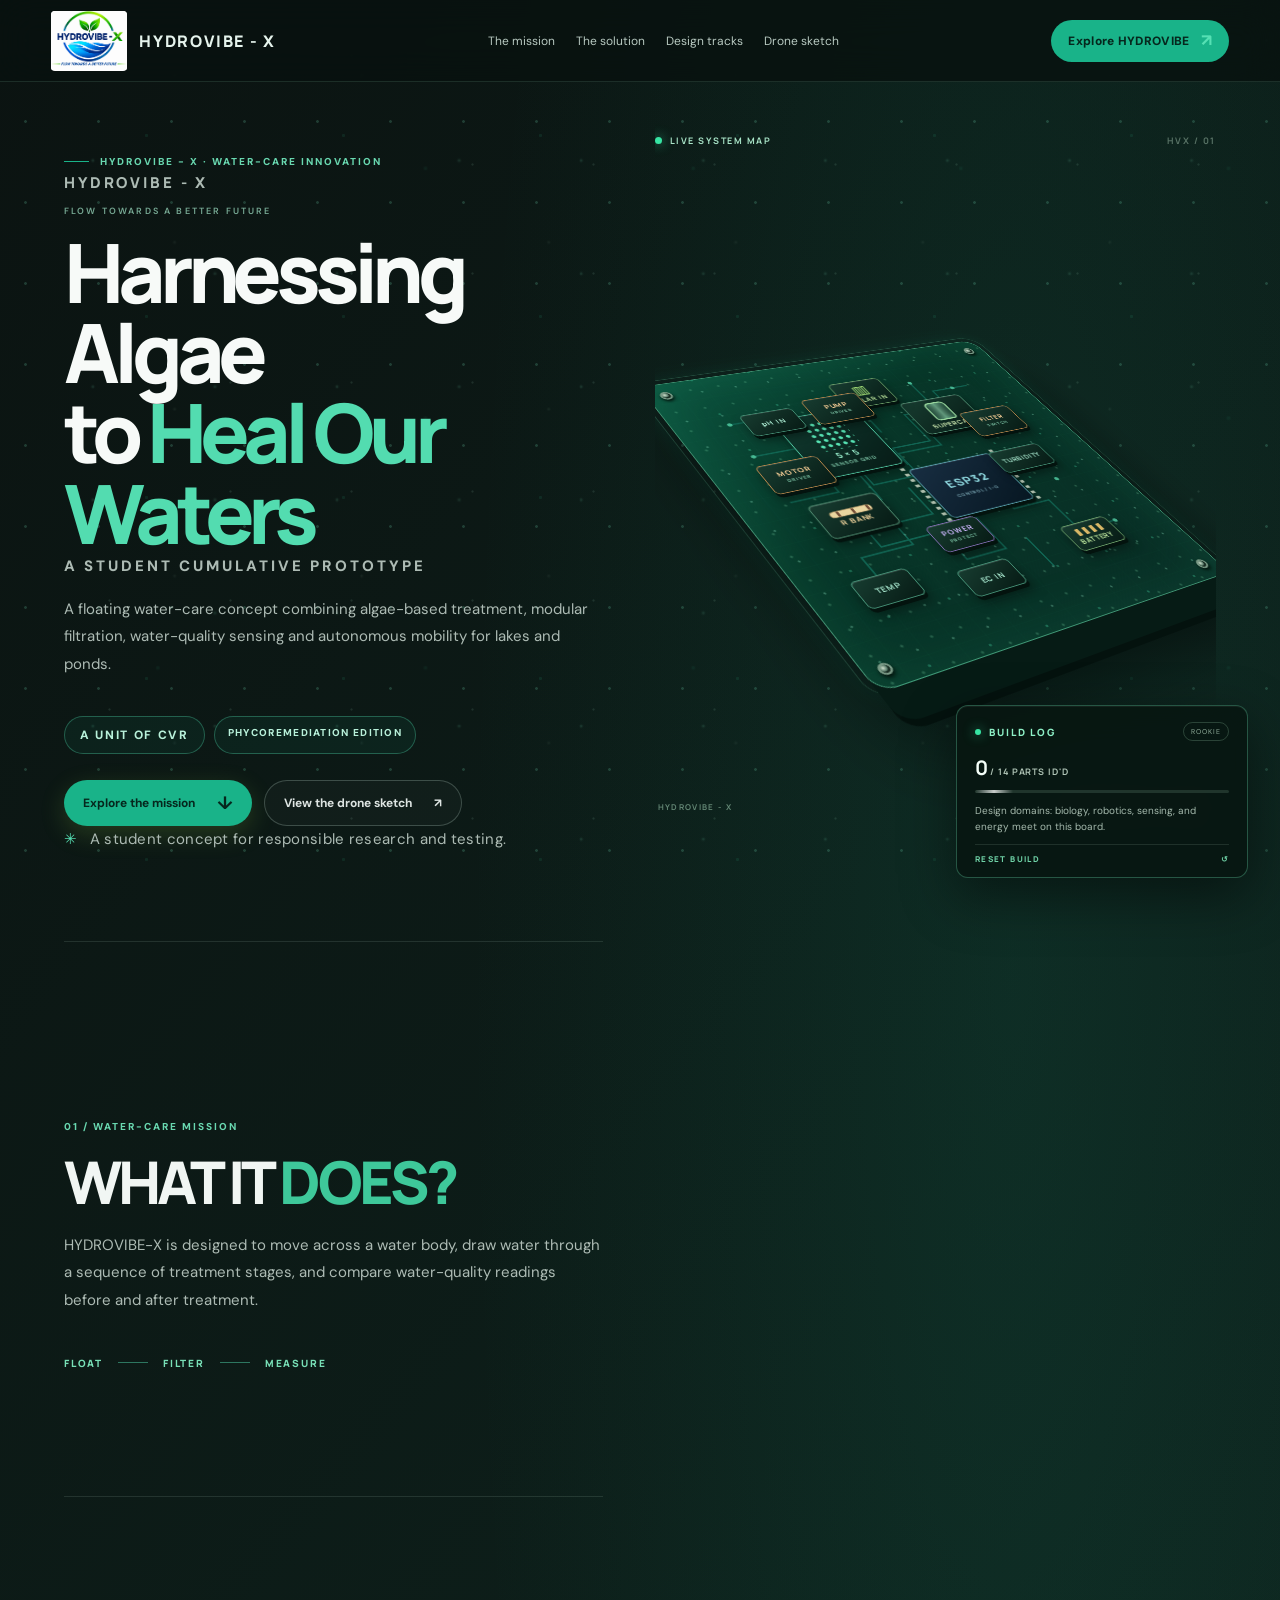
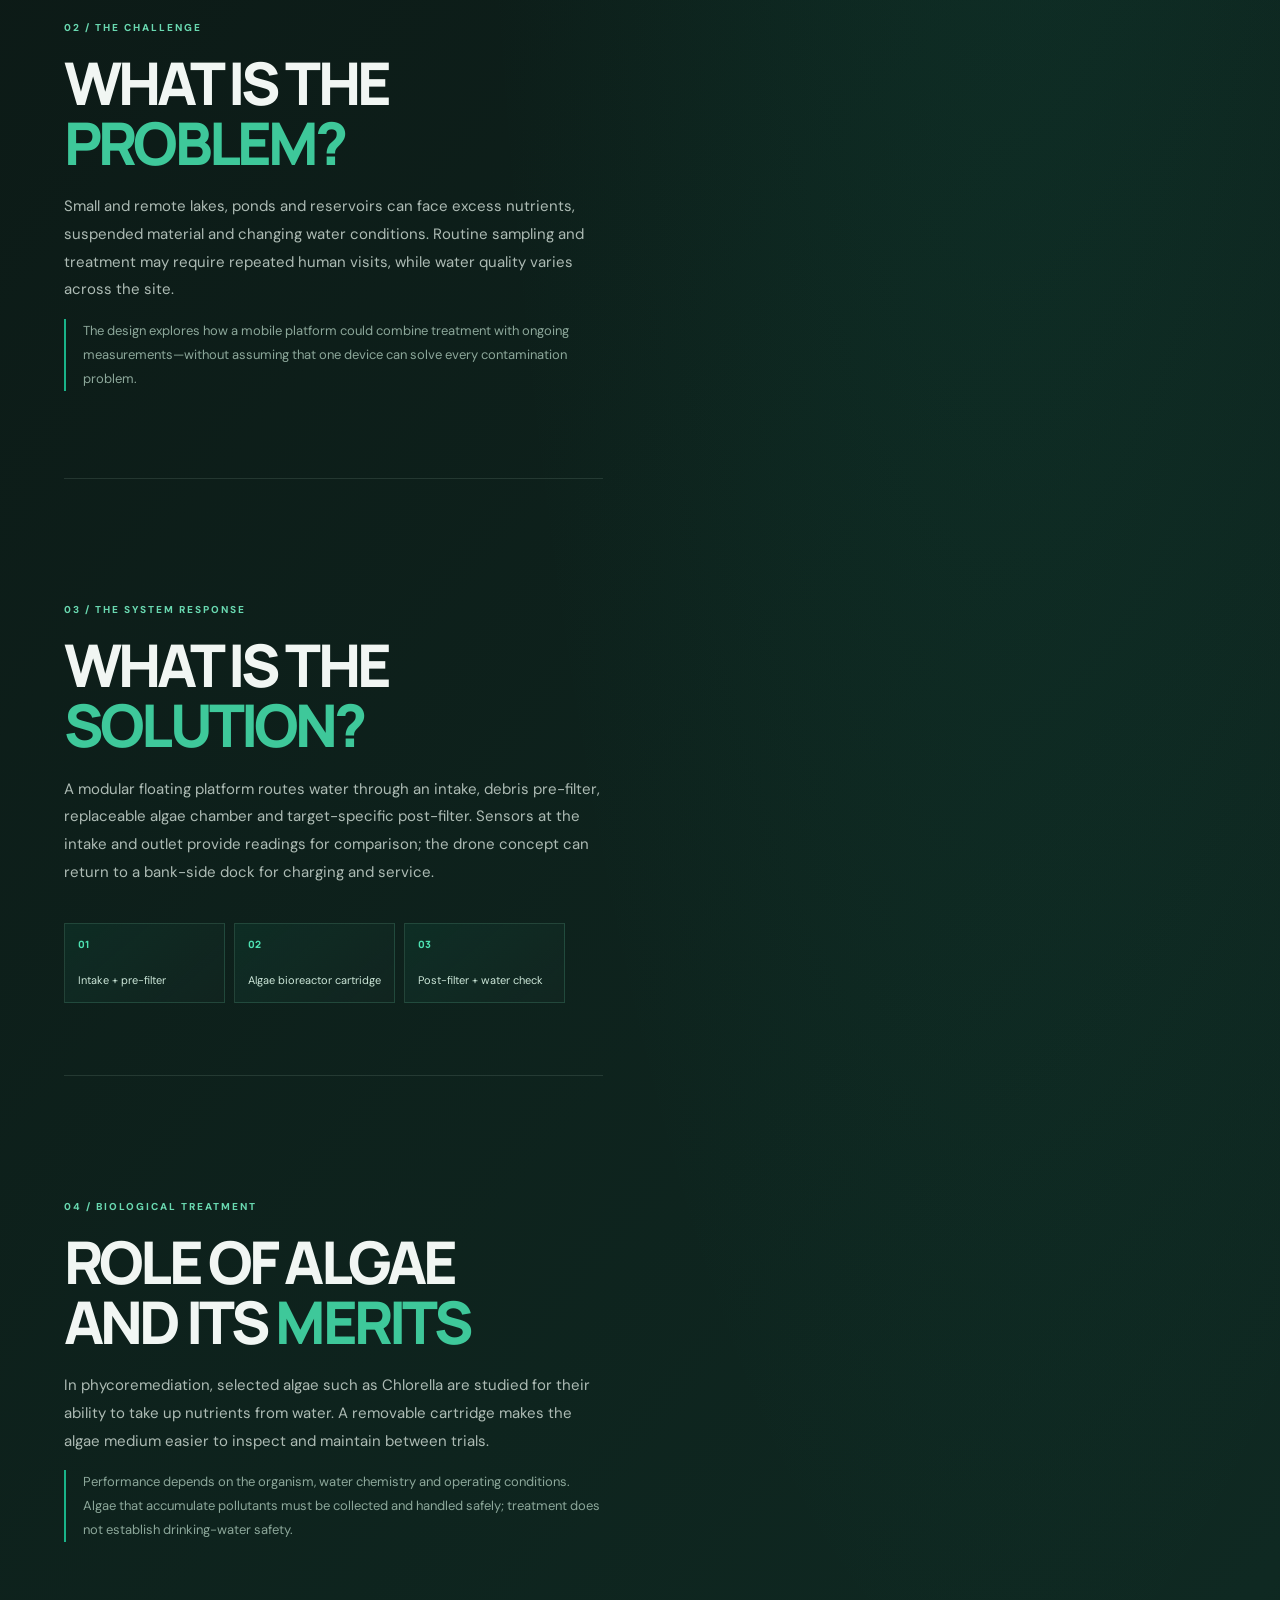
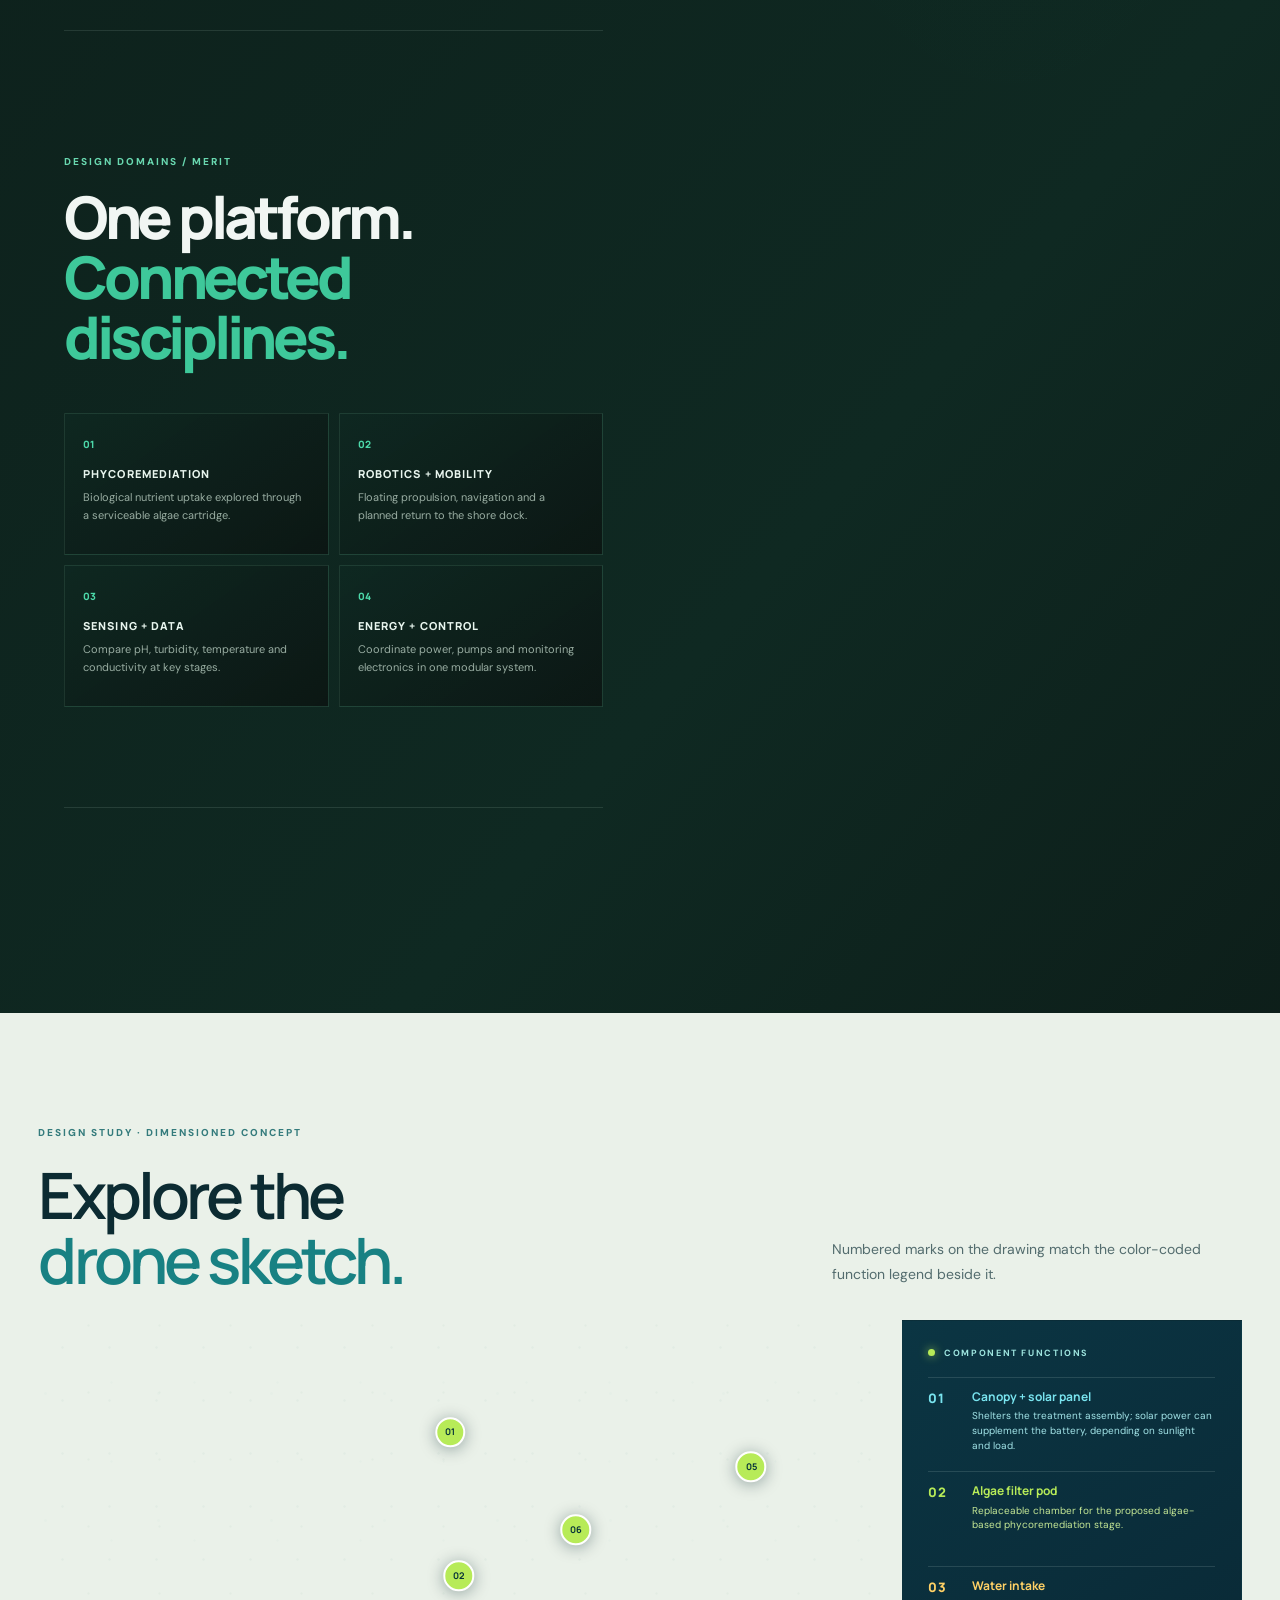
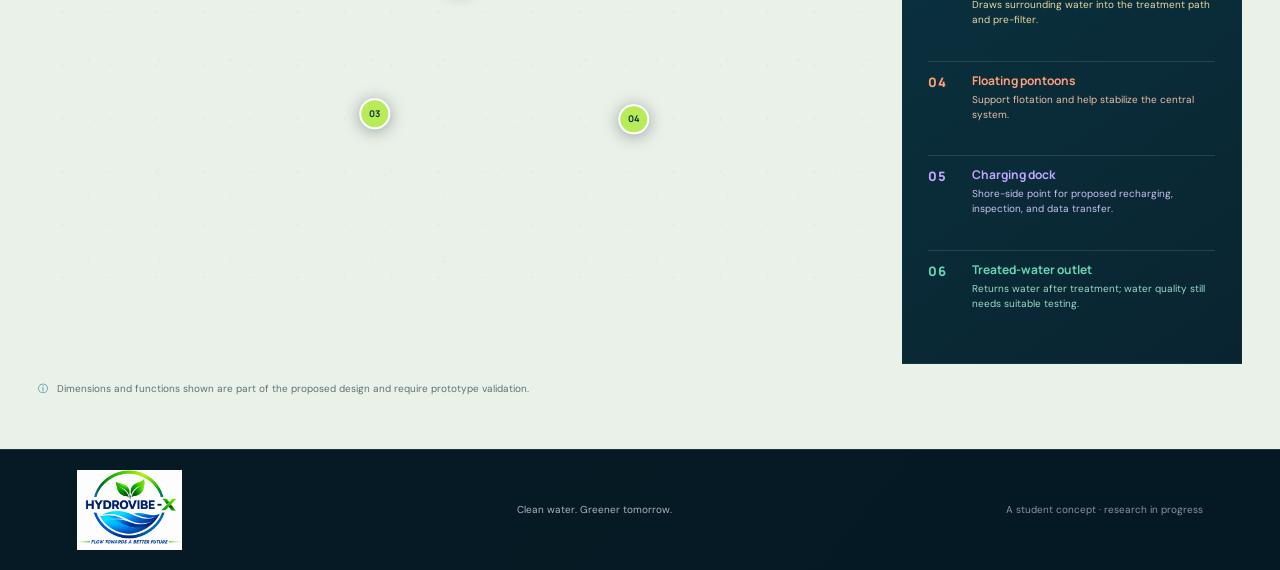
<file: index.html>
<!doctype html>
<html lang="en">
  <head>
    <meta charset="utf-8" />
    <meta name="viewport" content="width=device-width, initial-scale=1" />
    <meta name="theme-color" content="#0b1311" />
    <meta name="description" content="HYDROVIBE - X is a student cumulative prototype exploring algae-based water purification, sensing and autonomous mobility." />
    <title>HYDROVIBE - X | Flow towards a better future</title>
    <link rel="preconnect" href="https://fonts.googleapis.com" />
    <link rel="preconnect" href="https://fonts.gstatic.com" crossorigin />
    <link href="https://fonts.googleapis.com/css2?family=DM+Sans:wght@400;500;600;700&family=Manrope:wght@400;500;600;700;800&display=swap" rel="stylesheet" />
    <link rel="stylesheet" href="styles.css" />
    <script src="script.js" defer></script>
  </head>
  <body>
    <div class="dust-atmosphere" aria-hidden="true"><i></i><i></i></div>
    <header class="site-header">
      <a class="brand" href="#home" aria-label="HYDROVIBE-X home">
        <img class="official-logo" src="assets/hydrovibe-x-official-logo.png" alt="HYDROVIBE-X — Flow towards a better future" />
        <span class="brand-wordmark">HYDROVIBE - X</span>
      </a>
      <nav class="nav-links" aria-label="Main navigation">
        <a href="#about">The mission</a>
        <a href="#solution">The solution</a>
        <a href="#tracks">Design tracks</a>
        <a href="#sketch">Drone sketch</a>
      </nav>
      <a class="header-cta" href="#tracks">Explore HYDROVIBE <span aria-hidden="true">↗</span></a>
    </header>

    <main>
      <div class="experience-grid" id="home">
        <div class="story-rail">
          <section class="story-section hero-story" aria-labelledby="hero-title">
            <div class="eyebrow"><span class="eyebrow-line"></span> HYDROVIBE - X · WATER-CARE INNOVATION</div>
            <p class="hero-brand-line">HYDROVIBE - X <span>FLOW TOWARDS A BETTER FUTURE</span></p>
            <h1 id="hero-title">Harnessing Algae<br />to <em>Heal Our Waters</em></h1>
            <p class="hero-subtitle">A STUDENT CUMULATIVE PROTOTYPE</p>
            <p class="hero-description">A floating water-care concept combining algae-based treatment, modular filtration, water-quality sensing and autonomous mobility for lakes and ponds.</p>
            <div class="hero-badges"><span>A UNIT OF CVR</span><span>PHYCOREMEDIATION EDITION</span></div>
            <div class="hero-actions">
              <a class="button button-primary" href="#about">Explore the mission <span aria-hidden="true">↓</span></a>
              <a class="button button-quiet" href="#sketch">View the drone sketch <span aria-hidden="true">↗</span></a>
            </div>
            <p class="hero-footnote"><span aria-hidden="true">✳</span> A student concept for responsible research and testing.</p>
          </section>

          <section class="story-section" id="about" aria-labelledby="does-title">
            <div class="section-kicker">01 / WATER-CARE MISSION</div>
            <h2 id="does-title">WHAT IT <span>DOES?</span></h2>
            <p>HYDROVIBE-X is designed to move across a water body, draw water through a sequence of treatment stages, and compare water-quality readings before and after treatment.</p>
            <div class="story-stat-row"><span>FLOAT</span><i></i><span>FILTER</span><i></i><span>MEASURE</span></div>
          </section>

          <section class="story-section" id="problem" aria-labelledby="problem-title">
            <div class="section-kicker">02 / THE CHALLENGE</div>
            <h2 id="problem-title">WHAT IS THE <span>PROBLEM?</span></h2>
            <p>Small and remote lakes, ponds and reservoirs can face excess nutrients, suspended material and changing water conditions. Routine sampling and treatment may require repeated human visits, while water quality varies across the site.</p>
            <p class="story-aside">The design explores how a mobile platform could combine treatment with ongoing measurements—without assuming that one device can solve every contamination problem.</p>
          </section>

          <section class="story-section" id="solution" aria-labelledby="solution-title">
            <div class="section-kicker">03 / THE SYSTEM RESPONSE</div>
            <h2 id="solution-title">WHAT IS THE <span>SOLUTION?</span></h2>
            <p>A modular floating platform routes water through an intake, debris pre-filter, replaceable algae chamber and target-specific post-filter. Sensors at the intake and outlet provide readings for comparison; the drone concept can return to a bank-side dock for charging and service.</p>
            <ol class="flow-list"><li>Intake + pre-filter</li><li>Algae bioreactor cartridge</li><li>Post-filter + water check</li></ol>
          </section>

          <section class="story-section" id="algae" aria-labelledby="algae-title">
            <div class="section-kicker">04 / BIOLOGICAL TREATMENT</div>
            <h2 id="algae-title">ROLE OF ALGAE<br />AND ITS <span>MERITS</span></h2>
            <p>In phycoremediation, selected algae such as Chlorella are studied for their ability to take up nutrients from water. A removable cartridge makes the algae medium easier to inspect and maintain between trials.</p>
            <p class="story-aside">Performance depends on the organism, water chemistry and operating conditions. Algae that accumulate pollutants must be collected and handled safely; treatment does not establish drinking-water safety.</p>
          </section>

          <section class="story-section track-section" id="tracks" aria-labelledby="tracks-title">
            <div class="section-kicker">DESIGN DOMAINS / MERIT</div>
            <h2 id="tracks-title">One platform.<br /><span>Connected disciplines.</span></h2>
            <div class="track-grid">
              <article class="track-card"><span>01</span><h3>PHYCOREMEDIATION</h3><p>Biological nutrient uptake explored through a serviceable algae cartridge.</p></article>
              <article class="track-card"><span>02</span><h3>ROBOTICS + MOBILITY</h3><p>Floating propulsion, navigation and a planned return to the shore dock.</p></article>
              <article class="track-card"><span>03</span><h3>SENSING + DATA</h3><p>Compare pH, turbidity, temperature and conductivity at key stages.</p></article>
              <article class="track-card"><span>04</span><h3>ENERGY + CONTROL</h3><p>Coordinate power, pumps and monitoring electronics in one modular system.</p></article>
            </div>
          </section>
        </div>

        <aside class="board-rail" aria-label="Interactive HYDROVIBE-X circuit board">
          <div class="board-sticky">
            <div class="board-heading"><span class="board-live"><i></i> LIVE SYSTEM MAP</span><span class="board-index">HVX / 01</span></div>
            <div class="board-viewport">
              <div class="circuit-board" id="circuit-board" aria-label="Interactive circuit board. Hover a component for its function and select it to identify it.">
                <svg class="board-traces" viewBox="0 0 600 600" aria-hidden="true" focusable="false">
                  <g fill="none" stroke="#177c68" stroke-width="3" opacity=".8"><path d="M62 95h110v58h72v76h-45v54h84v-55h84v-78h80v-54h74"/><path d="M58 174h76v58h57v84h-61v88h106v62h73v-75h86v-64h117"/><path d="M90 488v-74h88v-47h70v-63M530 470h-76v-74h-72v-72M420 66v76h-65v72h-74v43M214 78v52h74v44"/><path d="M56 282h82v-42M356 522v-66M508 226h-54v-45"/></g>
                  <g fill="#5fe4b7" opacity=".85"><circle cx="62" cy="95" r="4"/><circle cx="489" cy="96" r="4"/><circle cx="58" cy="174" r="4"/><circle cx="505" cy="357" r="4"/><circle cx="90" cy="488" r="4"/><circle cx="530" cy="470" r="4"/><circle cx="214" cy="78" r="4"/><circle cx="420" cy="66" r="4"/></g>
                </svg>
                <div class="board-grid" aria-hidden="true"></div>
                <span class="board-screw screw-a" aria-hidden="true"></span><span class="board-screw screw-b" aria-hidden="true"></span><span class="board-screw screw-c" aria-hidden="true"></span><span class="board-screw screw-d" aria-hidden="true"></span>
                <button class="board-part matrix-part" data-part="matrix" style="--x:35%;--y:31%" aria-label="5 by 5 water-sensor matrix. Hover for function, click to identify."><span class="matrix-dots" aria-hidden="true"></span><b>5 × 5</b><small>SENSOR GRID</small></button>
                <button class="board-part cap-part" data-part="supercap" style="--x:69%;--y:28%" aria-label="Supercapacitor bank. Hover for function, click to identify."><span class="cap-can" aria-hidden="true"></span><b>SUPERCAP</b></button>
                <button class="board-part mcu-part" data-part="esp32" style="--x:58%;--y:54%" aria-label="ESP32 controller. Hover for function, click to identify."><span class="chip-pins" aria-hidden="true"></span><b>ESP32</b><small>CONTROL / I-O</small></button>
                <button class="board-part resistor-part" data-part="resistors" style="--x:24%;--y:55%" aria-label="Resistor bank. Hover for function, click to identify."><span class="resistor" aria-hidden="true"></span><b>R BANK</b></button>
                <button class="board-part probe-part" data-part="ph" style="--x:24%;--y:20%" aria-label="pH sensor input. Hover for function, click to identify."><b>pH IN</b></button>
                <button class="board-part probe-part" data-part="turbidity" style="--x:78%;--y:49%" aria-label="Turbidity sensor input. Hover for function, click to identify."><b>TURBIDITY</b></button>
                <button class="board-part probe-part" data-part="temperature" style="--x:18%;--y:77%" aria-label="Temperature sensor input. Hover for function, click to identify."><b>TEMP</b></button>
                <button class="board-part probe-part" data-part="conductivity" style="--x:42%;--y:82%" aria-label="Conductivity sensor input. Hover for function, click to identify."><b>EC IN</b></button>
                <button class="board-part power-part" data-part="battery" style="--x:76%;--y:78%" aria-label="Battery interface. Hover for function, click to identify."><span class="terminal" aria-hidden="true"></span><b>BATTERY</b></button>
                <button class="board-part power-part" data-part="solar" style="--x:53%;--y:15%" aria-label="Solar input. Hover for function, click to identify."><span class="solar-mark" aria-hidden="true">▥</span><b>SOLAR IN</b></button>
                <button class="board-part driver-part" data-part="pump" style="--x:43%;--y:19%" aria-label="Pump driver. Hover for function, click to identify."><b>PUMP</b><small>DRIVER</small></button>
                <button class="board-part driver-part" data-part="motor" style="--x:19%;--y:39%" aria-label="Propulsion motor driver. Hover for function, click to identify."><b>MOTOR</b><small>DRIVER</small></button>
                <button class="board-part driver-part" data-part="filter" style="--x:81%;--y:34%" aria-label="Filter switch stage. Hover for function, click to identify."><b>FILTER</b><small>SWITCH</small></button>
                <button class="board-part utility-part" data-part="protection" style="--x:44%;--y:68%" aria-label="Power protection. Hover for function, click to identify."><b>POWER</b><small>PROTECT</small></button>
              </div>
            </div>
            <div class="board-caption"><span>HYDROVIBE - X</span><span>CONTROL SYSTEM / 14 NODES</span></div>
          </div>
        </aside>
      </div>

      <aside class="build-log" aria-live="polite" aria-label="Interactive circuit board build log">
        <div class="build-log-top"><span class="build-log-title"><i></i> BUILD LOG</span><span class="build-level">ROOKIE</span></div>
        <div class="part-count"><strong id="identified-count">0</strong><span> / 14 PARTS ID'D</span></div>
        <div class="build-progress" aria-hidden="true"><span id="build-progress-fill"></span></div>
        <p id="build-status">Hover a component on the board, then click to identify it.</p>
        <button class="build-reset" id="reset-build" type="button">RESET BUILD <span aria-hidden="true">↺</span></button>
      </aside>

      <section class="sketch-section section-wrap" id="sketch" aria-labelledby="sketch-title">
        <div class="sketch-heading">
          <div>
            <div class="section-kicker">DESIGN STUDY · DIMENSIONED CONCEPT</div>
            <h2 id="sketch-title">Explore the<br /><span>drone sketch.</span></h2>
          </div>
          <p>Numbered marks on the drawing match the color-coded function legend beside it.</p>
        </div>
        <div class="sketch-layout">
          <figure class="sketch-stage">
            <img src="assets/hydrovibe-x-sketch.png" alt="Dimensioned HYDROVIBE-X concept drawing showing front, top, side, and sectional views of the floating water-purification drone." />
            <span class="sketch-pin" style="--x:51%;--y:22%" aria-hidden="true">01</span>
            <span class="sketch-pin" style="--x:52%;--y:47%" aria-hidden="true">02</span>
            <span class="sketch-pin" style="--x:42%;--y:71%" aria-hidden="true">03</span>
            <span class="sketch-pin" style="--x:73%;--y:72%" aria-hidden="true">04</span>
            <span class="sketch-pin" style="--x:87%;--y:28%" aria-hidden="true">05</span>
            <span class="sketch-pin" style="--x:66%;--y:39%" aria-hidden="true">06</span>
          </figure>
          <aside class="sketch-legend" aria-label="Numbered component function legend">
            <div class="sketch-detail-label"><span class="sketch-live-dot"></span> COMPONENT FUNCTIONS</div>
            <ol class="sketch-legend-list">
              <li><span class="legend-number">01</span><div><h3>Canopy + solar panel</h3><p>Shelters the treatment assembly; solar power can supplement the battery, depending on sunlight and load.</p></div></li>
              <li><span class="legend-number">02</span><div><h3>Algae filter pod</h3><p>Replaceable chamber for the proposed algae-based phycoremediation stage.</p></div></li>
              <li><span class="legend-number">03</span><div><h3>Water intake</h3><p>Draws surrounding water into the treatment path and pre-filter.</p></div></li>
              <li><span class="legend-number">04</span><div><h3>Floating pontoons</h3><p>Support flotation and help stabilize the central system.</p></div></li>
              <li><span class="legend-number">05</span><div><h3>Charging dock</h3><p>Shore-side point for proposed recharging, inspection, and data transfer.</p></div></li>
              <li><span class="legend-number">06</span><div><h3>Treated-water outlet</h3><p>Returns water after treatment; water quality still needs suitable testing.</p></div></li>
            </ol>
          </aside>
        </div>
        <p class="sketch-note"><span aria-hidden="true">ⓘ</span> Dimensions and functions shown are part of the proposed design and require prototype validation.</p>
      </section>
    </main>

    <footer class="site-footer">
      <a class="brand" href="#home" aria-label="HYDROVIBE-X home"><img class="official-logo footer-logo" src="assets/hydrovibe-x-official-logo.png" alt="HYDROVIBE-X — Flow towards a better future" /></a>
      <span>Clean water. Greener tomorrow.</span>
      <span class="footer-concept">A student concept · research in progress</span>
    </footer>
  </body>
</html>
</file>
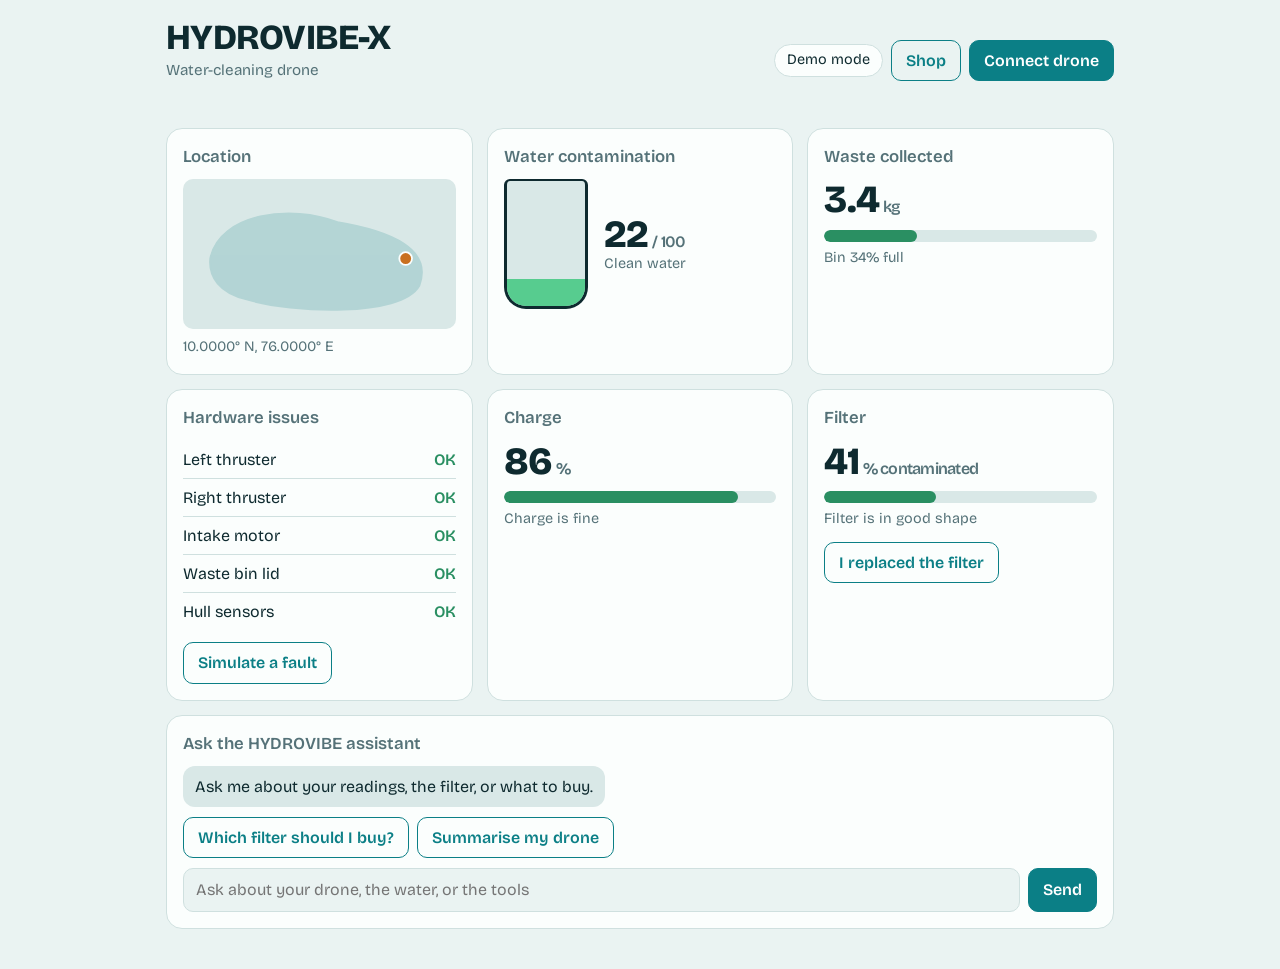
<file: app.html>
<!doctype html>
<html lang="en">
<head>
<meta charset="utf-8">
<meta name="viewport" content="width=device-width, initial-scale=1, viewport-fit=cover">
<title>HYDROVIBE-X</title>
<link rel="stylesheet" href="https://fonts.googleapis.com/css2?family=Bricolage+Grotesque:wght@400;600;800&display=swap">
<style>
:root{--bg:#eaf3f2;--card:#fbfefd;--ink:#0e2a2f;--mute:#557278;--line:#cfe0df;--accent:#0b7f86;--warn:#c9701f;--bad:#c2372d;--ok:#2a8f62;--track:#d9e8e7;
box-sizing:border-box;padding-top:env(safe-area-inset-top,0px);padding-bottom:env(safe-area-inset-bottom,0px)}
@media (prefers-color-scheme:dark){:root:not([data-theme="light"]){--bg:#081a1d;--card:#0e2428;--ink:#e3f2f1;--mute:#8fb0b4;--line:#1d3c41;--accent:#4cc6cd;--warn:#f0a35a;--bad:#ff7b70;--ok:#5fd09a;--track:#18343a}}
:root[data-theme="dark"]{--bg:#081a1d;--card:#0e2428;--ink:#e3f2f1;--mute:#8fb0b4;--line:#1d3c41;--accent:#4cc6cd;--warn:#f0a35a;--bad:#ff7b70;--ok:#5fd09a;--track:#18343a}
*,*::before,*::after{box-sizing:inherit}
html{height:100%}
body{margin:0;min-height:100%;background:var(--bg);color:var(--ink);font:16px/1.45 "Bricolage Grotesque",system-ui,-apple-system,"Segoe UI",Roboto,sans-serif}
main{max-width:980px;margin:0 auto;padding:20px 16px 40px}
header{display:flex;flex-wrap:wrap;align-items:flex-end;justify-content:space-between;gap:12px;margin-bottom:16px}
h1{margin:0;font-size:2.2rem;font-weight:800;letter-spacing:-.02em;line-height:1}
.sub{margin:4px 0 0;color:var(--mute);font-size:.95rem}
.conn{display:flex;gap:8px;flex-wrap:wrap;align-items:center}
.pill{padding:5px 12px;border-radius:99px;border:1px solid var(--line);background:var(--card);font-size:.9rem}
.pill.live{border-color:var(--ok);color:var(--ok)}
button{font:inherit;cursor:pointer;border-radius:10px;border:1px solid var(--accent);background:var(--accent);color:#fff;padding:8px 14px;font-weight:600}
button.ghost{background:transparent;color:var(--accent)}
button:focus-visible{outline:3px solid var(--warn);outline-offset:2px}
#banner{display:none;margin-bottom:14px;padding:12px 14px;border-radius:12px;font-weight:600;border:1px solid}
#banner.soon{display:block;color:var(--warn);border-color:var(--warn)}
#banner.now{display:block;color:var(--bad);border-color:var(--bad)}
#note{min-height:1.3em;color:var(--mute);font-size:.9rem;margin:0 0 12px}
.grid{display:grid;gap:14px;grid-template-columns:repeat(auto-fit,minmax(280px,1fr))}
section{background:var(--card);border:1px solid var(--line);border-radius:16px;padding:16px}
h2{margin:0 0 10px;font-size:1.05rem;font-weight:600;color:var(--mute)}
.big{font-size:2.4rem;font-weight:800;letter-spacing:-.02em;line-height:1.05}
.big small{font-size:1rem;font-weight:600;color:var(--mute);margin-left:4px}
.bar{height:12px;border-radius:99px;background:var(--track);overflow:hidden;margin:10px 0 6px}
.bar i{display:block;height:100%;width:0;border-radius:99px;background:var(--accent);transition:width .6s}
.mute{color:var(--mute);font-size:.9rem}
.water{display:flex;gap:16px;align-items:center}
.glass{width:84px;height:130px;border:3px solid var(--ink);border-top-width:2px;border-radius:6px 6px 22px 22px;position:relative;overflow:hidden;flex:none;background:var(--track)}
.glass i{position:absolute;left:0;right:0;bottom:0;height:0;transition:height .6s,background .6s}
.map{width:100%;height:150px;display:block;border-radius:10px;background:var(--track)}
ul{list-style:none;margin:0;padding:0}
li{display:flex;justify-content:space-between;gap:8px;padding:7px 0;border-top:1px solid var(--line)}
li:first-child{border-top:0}
.ok{color:var(--ok);font-weight:600}.bad{color:var(--bad);font-weight:600}
.row{display:flex;gap:8px;flex-wrap:wrap;margin-top:12px}
button:disabled{opacity:.6;cursor:default}
.shop,.chat{margin-top:14px}
.prods{display:grid;gap:14px;grid-template-columns:repeat(auto-fit,minmax(240px,1fr))}
.prod{border:1px solid var(--line);border-radius:12px;padding:12px;display:flex;flex-direction:column;gap:8px}
.ph{aspect-ratio:16/9;border:2px dashed var(--line);border-radius:10px;display:grid;place-items:center;color:var(--mute);font-size:.85rem;text-align:center;overflow:hidden}
.ph img{width:100%;height:100%;object-fit:cover}
.prod h3{margin:0;font-size:1.05rem}
.tag{color:var(--warn);font-weight:600;font-size:.85rem}
.cost{font-weight:800;font-size:1.25rem}
.log{max-height:320px;overflow-y:auto;display:flex;flex-direction:column;gap:8px;margin-bottom:10px}
.msg{padding:9px 12px;border-radius:12px;max-width:88%;white-space:pre-wrap}
.msg.me{align-self:flex-end;background:var(--accent);color:#fff}
.msg.bot{align-self:flex-start;background:var(--track)}
.chips{display:flex;gap:8px;flex-wrap:wrap;margin-bottom:10px}
.ask{display:flex;gap:8px}
.ask input{flex:1;min-width:0;font:inherit;padding:9px 12px;border-radius:10px;border:1px solid var(--line);background:var(--bg);color:var(--ink)}
@media (prefers-reduced-motion:reduce){*{transition:none!important}}
</style>
</head>
<body>
<main>
<header>
  <div>
    <h1>HYDROVIBE-X</h1>
    <p class="sub">Water-cleaning drone</p>
  </div>
  <div class="conn">
    <span class="pill" id="status">Demo mode</span>
    <button class="ghost" id="shopBtn" aria-expanded="false" aria-controls="shopWrap">Shop</button>
    <button id="btBtn">Connect drone</button>
  </div>
</header>

<div id="banner" role="alert"></div>
<p id="note" aria-live="polite"></p>

<div class="grid">
  <section>
    <h2>Location</h2>
    <svg class="map" viewBox="0 0 300 150" aria-label="Drone position on a map">
      <path d="M30 80 C40 30 120 20 170 40 C230 50 275 70 260 110 C240 145 120 140 70 125 C40 118 28 100 30 80Z" fill="var(--accent)" opacity=".18" stroke="var(--accent)" stroke-width="2"/>
      <circle id="dot" cx="150" cy="80" r="7" fill="var(--warn)" stroke="var(--card)" stroke-width="2"/>
    </svg>
    <p class="mute" id="coords" style="margin:8px 0 0">—</p>
  </section>

  <section>
    <h2>Water contamination</h2>
    <div class="water">
      <div class="glass" aria-hidden="true"><i id="glassFill"></i></div>
      <div>
        <div class="big" id="cVal">—</div>
        <div id="cLbl" class="mute">Waiting for data</div>
      </div>
    </div>
  </section>

  <section>
    <h2>Waste collected</h2>
    <div class="big" id="wVal">—</div>
    <div class="bar"><i id="binBar"></i></div>
    <div class="mute" id="binTxt">Bin level unknown</div>
  </section>

  <section>
    <h2>Hardware issues</h2>
    <ul id="faults"></ul>
    <div class="row"><button class="ghost" id="faultBtn">Simulate a fault</button></div>
  </section>

  <section>
    <h2>Charge</h2>
    <div class="big" id="bVal">—</div>
    <div class="bar"><i id="batBar"></i></div>
    <div class="mute" id="bTxt">Waiting for data</div>
  </section>

  <section>
    <h2>Filter</h2>
    <div class="big" id="fVal">—</div>
    <div class="bar"><i id="filBar"></i></div>
    <div class="mute" id="fTxt">Waiting for data</div>
    <div class="row"><button class="ghost" id="filBtn">I replaced the filter</button></div>
  </section>
</div>

<div id="shopWrap" hidden>
<section class="shop">
  <h2>Skimmer drone: consumer (ideal for household)</h2>
  <p class="mute" style="margin:0 0 12px">The HYDROVIBE-X skimmer for home use. It pairs with this app by Bluetooth.</p>
  <div class="prods" id="prodsDrone"></div>
</section>

<section class="shop">
  <h2>Skimmer drone: commercial use</h2>
  <p class="mute" style="margin:0 0 12px">For commercial use. Solar-powered, with an algae filter chamber and a charging dock.</p>
  <div class="prods" id="prodsComm"></div>
</section>

<section class="shop">
  <h2>Shop tools</h2>
  <p class="mute" style="margin:0 0 12px">Each item shows the ideal cost to aim for. Ordering isn’t connected yet, so this builds your shopping list.</p>
  <div class="prods" id="prods"></div>
  <p id="listSum" class="mute" style="margin:12px 0 0">Your list is empty.</p>
</section>
</div>

<section class="chat">
  <h2>Ask the HYDROVIBE assistant</h2>
  <div class="log" id="log"></div>
  <div class="chips">
    <button class="ghost" data-q="Which filter should I buy, and what should I budget?">Which filter should I buy?</button>
    <button class="ghost" data-q="Summarise my drone’s status in plain words.">Summarise my drone</button>
  </div>
  <div class="ask">
    <input id="q" type="text" placeholder="Ask about your drone, the water, or the tools" aria-label="Your question">
    <button id="send">Send</button>
  </div>
</section>
</main>

<script>
(function(){
  var $ = function(id){return document.getElementById(id)};
  var PARTS = ["Left thruster","Right thruster","Intake motor","Waste bin lid","Hull sensors"];
  var s = {bat:86, cont:22, waste:3.4, bin:34, filt:41, lat:10.0, lng:76.0, ang:0, faults:{}};
  var mode = "demo", timer = null, faultOn = false;

  function note(t){ $("note").textContent = t || ""; }
  function level(v, lo, hi){ return v >= hi ? "var(--bad)" : v >= lo ? "var(--warn)" : "var(--ok)"; }

  function render(){
    var live = mode === "live";
    $("status").textContent = live ? "Connected by Bluetooth" : "Demo mode";
    $("status").className = "pill" + (live ? " live" : "");
    $("btBtn").textContent = live ? "Disconnect" : "Connect drone";

    // location
    if (s.lat == null) { $("coords").textContent = "No position yet"; }
    else {
      $("coords").textContent = s.lat.toFixed(4) + "° N, " + s.lng.toFixed(4) + "° E";
      $("dot").setAttribute("cx", 150 + 95*Math.cos(s.ang));
      $("dot").setAttribute("cy", 80 + 42*Math.sin(s.ang));
    }
    // contamination
    var c = s.cont, g = $("glassFill");
    if (c == null) { $("cVal").textContent = "—"; $("cLbl").textContent = "Waiting for data"; g.style.height = "0"; }
    else {
      $("cVal").innerHTML = Math.round(c) + "<small>/ 100</small>";
      $("cLbl").textContent = c < 25 ? "Clean water" : c < 50 ? "Moderate contamination" : c < 75 ? "High contamination" : "Severe contamination";
      g.style.height = Math.max(8, c) + "%";
      g.style.background = "hsl(" + Math.round(180 - 145*c/100) + " 55% 52% / .85)";
    }
    // waste
    if (s.waste == null) { $("wVal").textContent = "—"; $("binBar").style.width = "0"; $("binTxt").textContent = "Bin level unknown"; }
    else {
      $("wVal").innerHTML = s.waste.toFixed(1) + "<small>kg</small>";
      $("binBar").style.width = s.bin + "%";
      $("binBar").style.background = level(s.bin, 70, 90);
      $("binTxt").textContent = "Bin " + Math.round(s.bin) + "% full" + (s.bin >= 90 ? ". Empty it soon." : "");
    }
    // faults
    var html = "", n = 0;
    PARTS.forEach(function(p){
      if (s.faults === null) { html += "<li><span>" + p + "</span><span class='mute'>No data</span></li>"; return; }
      var f = s.faults[p];
      if (f) n++;
      html += "<li><span>" + p + "</span><span class='" + (f ? "bad" : "ok") + "'>" + (f || "OK") + "</span></li>";
    });
    $("faults").innerHTML = html;
    // battery
    if (s.bat == null) { $("bVal").textContent = "—"; $("batBar").style.width = "0"; $("bTxt").textContent = "Waiting for data"; }
    else {
      $("bVal").innerHTML = Math.round(s.bat) + "<small>%</small>";
      $("batBar").style.width = s.bat + "%";
      $("batBar").style.background = s.bat < 20 ? "var(--bad)" : s.bat < 40 ? "var(--warn)" : "var(--ok)";
      $("bTxt").textContent = s.bat < 20 ? "Low charge. Bring the drone back to charge." : "Charge is fine";
    }
    // filter
    var b = $("banner");
    if (s.filt == null) { $("fVal").textContent = "—"; $("filBar").style.width = "0"; $("fTxt").textContent = "Waiting for data"; b.className = ""; b.textContent = ""; }
    else {
      $("fVal").innerHTML = Math.round(s.filt) + "<small>% contaminated</small>";
      $("filBar").style.width = s.filt + "%";
      $("filBar").style.background = level(s.filt, 60, 80);
      if (s.filt >= 80) { b.className = "now"; b.textContent = "Replace the filter now. The drone can’t clean effectively."; $("fTxt").textContent = "Replacement needed"; }
      else if (s.filt >= 60) { b.className = "soon"; b.textContent = "Filter replacement due soon."; $("fTxt").textContent = "Replacement due soon"; }
      else { b.className = ""; b.textContent = ""; $("fTxt").textContent = "Filter is in good shape"; }
    }
    shopRefresh();
  }

  function clamp(v){ return Math.max(0, Math.min(100, v)); }
  function tick(){
    s.ang += 0.12;
    s.lat = 10.0 + 0.0009*Math.sin(s.ang); s.lng = 76.0 + 0.0013*Math.cos(s.ang);
    s.cont = clamp(s.cont + (Math.random() - 0.5) * 4);
    s.waste += Math.random() * 0.06;
    s.bin = clamp(s.waste / 10 * 100);
    s.bat = clamp(s.bat - 0.05);
    s.filt = clamp(s.filt + 0.12);
    render();
  }

  function startDemo(){
    mode = "demo";
    s.bat = 86; s.cont = 22; s.waste = 3.4; s.bin = 34; s.filt = 41; s.faults = {};
    clearInterval(timer); timer = setInterval(tick, 1500); render();
  }

  $("faultBtn").onclick = function(){
    if (mode !== "demo") { note("Fault simulation works in demo mode only."); return; }
    faultOn = !faultOn;
    s.faults = faultOn ? {"Intake motor": "Jammed"} : {};
    note(faultOn ? "Simulated fault: intake motor jammed." : "Fault cleared.");
    render();
  };
  $("filBtn").onclick = function(){ if (s.filt != null) { s.filt = 0; note("Filter reset to 0%."); render(); } };

  var device = null;
  $("btBtn").onclick = async function(){
    if (mode === "live") { try { device.gatt.disconnect(); } catch(e){} return; }
    if (!navigator.bluetooth) { note("Bluetooth isn’t available in this browser. Use Chrome on Android, or stay in demo mode."); return; }
    try {
      device = await navigator.bluetooth.requestDevice({ filters: [{ namePrefix: "HYDROVIBE" }], optionalServices: ["battery_service"] });
      var server = await device.gatt.connect();
      clearInterval(timer);
      mode = "live";
      s.lat = s.lng = s.cont = s.waste = s.bin = s.filt = null; s.faults = null; s.bat = null;
      var svc = await server.getPrimaryService("battery_service");
      var ch = await svc.getCharacteristic("battery_level");
      var upd = function(dv){ s.bat = dv.getUint8(0); render(); };
      upd(await ch.readValue());
      await ch.startNotifications();
      ch.addEventListener("characteristicvaluechanged", function(e){ upd(e.target.value); });
      device.addEventListener("gattserverdisconnected", function(){ note("Drone disconnected. Back to demo mode."); startDemo(); });
      note("Connected. Charge is live. The other panels fill in once the drone sends that data.");
      render();
    } catch (e) {
      note("Couldn’t connect: " + e.message);
      if (mode !== "live") startDemo();
    }
  };

  $("shopBtn").onclick = function(){
    var w = $("shopWrap"), opening = w.hidden;
    w.hidden = !opening;
    this.textContent = opening ? "Hide shop" : "Shop";
    this.setAttribute("aria-expanded", String(opening));
    if (opening) w.scrollIntoView({ behavior: window.matchMedia("(prefers-reduced-motion: reduce)").matches ? "auto" : "smooth", block: "start" });
  };

  // ---- Shop ----
  var CUR = "₹";
  var PRODUCTS = [
    {id:"drone", cat:"drone", name:"HYDROVIBE-X skimmer drone", ideal:18000, img:"[data-uri]", note:"Floating skimmer with a front waste basket, solar panels and a Bluetooth link to this app. Dimensions and price are placeholder targets.", specs:[["Length","40 cm"],["Width","28 cm"],["Height with antenna","20 cm"],["Draft (depth in water)","about 5 cm"],["Waste basket","14 × 10 × 6 cm"],["Thruster diameter","5 cm"],["Solar panels","2, each 12 × 8 cm"]]},
    {id:"algae", name:"Algae filter", ideal:450, img:"[data-uri]", note:"Fine-mesh filter that catches algae and floating debris. Placeholder target budget."},
    {id:"spare", name:"Replacement filter pack (3)", ideal:1100, img:"[data-uri]", forFilter:true, note:"Spares so you can swap as soon as the app alerts you. Placeholder target budget."},
    {id:"sensor", name:"Water quality sensor kit", ideal:2500, img:"[data-uri]", note:"Backup sensor for checking contamination readings. Placeholder target budget."}
  ];
  PRODUCTS.push({id:"commercial", cat:"commercial", name:"HYDROVIBE-X commercial skimmer drone", ideal:35000, img:"[data-uri]", note:"Solar-powered floating unit with an algae filter chamber. It takes in lake water and returns treated water. Specs are from the design diagram. Placeholder target budget.", specs:[["Canopy diameter","18 cm"],["Bottom diameter","16 cm"],["Waist diameter","8 cm"],["Total height","22 cm"],["Submerged depth","about 8 cm"],["Pontoon length","30 cm"],["Algae filter pod","14 cm tall, 6 cm wide"],["Solar panel efficiency","22%"],["Charging","Dock with cable"]]});
  var picked = {};
  function money(n){ return CUR + n.toLocaleString("en-IN"); }
  function shopRefresh(){
    var box = $("prods");
    if (!box) return;
    var html = "", htmlD = "", htmlC = "";
    PRODUCTS.forEach(function(p){
      var on = !!picked[p.id];
      var rec = p.forFilter && s.filt != null && s.filt >= 60;
      var card = "<div class='prod'>" +
        "<div class='ph'>" + (p.img ? "<img src='" + p.img + "' alt='" + p.name + "'>" : "Product photo coming soon") + "</div>" +
        (rec ? "<span class='tag'>Your filter needs replacing</span>" : "") +
        "<h3>" + p.name + "</h3><p class='mute' style='margin:0'>" + p.note + "</p>" +
        (p.specs ? "<ul>" + p.specs.map(function(r){ return "<li><span>" + r[0] + "</span><span>" + r[1] + "</span></li>"; }).join("") + "</ul>" : "") +
        "<div class='cost'>" + money(p.ideal) + "<small class='mute'> ideal cost</small></div>" +
        "<button data-id='" + p.id + "' class='" + (on ? "ghost" : "") + "'>" + (on ? "Remove from list" : "Add to list") + "</button></div>";
      if (p.cat === "drone") htmlD += card; else if (p.cat === "commercial") htmlC += card; else html += card;
    });
    box.innerHTML = html;
    $("prodsDrone").innerHTML = htmlD;
    $("prodsComm").innerHTML = htmlC;
    var ids = Object.keys(picked).filter(function(k){ return picked[k]; });
    var total = 0;
    PRODUCTS.forEach(function(p){ if (picked[p.id]) total += p.ideal; });
    $("listSum").textContent = ids.length ? ids.length + (ids.length === 1 ? " item" : " items") + " on your list, about " + money(total) + " at ideal cost." : "Your list is empty.";
  }
  [$("prods"), $("prodsDrone"), $("prodsComm")].forEach(function(el){ el.addEventListener("click", function(e){
    var id = e.target && e.target.getAttribute("data-id");
    if (!id) return;
    picked[id] = !picked[id];
    shopRefresh();
  }); });

  // ---- Chatbot ----
  var hist = [], busy = false;
  function addMsg(who, text){
    var d = document.createElement("div");
    d.className = "msg " + who; d.textContent = text;
    $("log").appendChild(d); $("log").scrollTop = $("log").scrollHeight;
    return d;
  }
  function context(){
    var f = s.faults ? Object.keys(s.faults).map(function(k){ return k + ": " + s.faults[k]; }) : null;
    return JSON.stringify({
      connection: mode === "live" ? "Bluetooth, live" : "demo mode (simulated numbers)",
      chargePercent: s.bat, waterContamination0to100: s.cont, wasteKg: s.waste, binFullPercent: s.bin,
      filterContaminationPercent: s.filt, hardwareIssues: f === null ? null : (f.length ? f : "none"),
      productsAndIdealCost: PRODUCTS.map(function(p){ return p.name + " " + money(p.ideal); })
    });
  }
  async function ask(q){
    if (busy || !q) return;
    busy = true; $("send").disabled = true;
    addMsg("me", q);
    var out = addMsg("bot", "Thinking…");
    try {
      var sample = window.claude ? await window.claude.use("sample") : null;
      if (!sample) { out.textContent = "The assistant isn’t available in this copy. Open the app from its Claude link to use it."; return; }
      var prompt = "You are the assistant inside the HYDROVIBE-X app for a water-cleaning drone. Answer in plain language, under 120 words. " +
        "Use the live readings below; a null value means the drone hasn’t sent it yet, so say so. When useful, suggest items from the product list and quote their ideal cost. " +
        "Don’t invent specs, prices, or safety claims. If asked about something unrelated to the drone, water cleaning, or the tools, say you can help with those topics.\n\n" +
        "Readings and products: " + context() + "\n\nConversation so far:\n" + hist.join("\n") + "\nUser: " + q;
      var r = await sample(prompt, { cache: false, onText: function(t){ out.textContent = t.text; $("log").scrollTop = $("log").scrollHeight; } });
      out.textContent = r.text;
      hist.push("User: " + q, "Assistant: " + r.text);
      if (hist.length > 12) hist = hist.slice(-12);
    } catch (e) {
      out.textContent = e && e.code === "rate_limited" ? "Too many questions at once. Wait a moment and try again."
        : e && e.code === "not_granted" ? "Allow the assistant to answer questions, then ask again."
        : "Couldn’t get an answer. Try again.";
    } finally { busy = false; $("send").disabled = false; }
  }
  $("send").onclick = function(){ var v = $("q").value.trim(); $("q").value = ""; ask(v); };
  $("q").addEventListener("keydown", function(e){ if (e.key === "Enter") { e.preventDefault(); $("send").click(); } });
  document.querySelector(".chips").addEventListener("click", function(e){ var q = e.target && e.target.getAttribute("data-q"); if (q) ask(q); });
  addMsg("bot", "Ask me about your readings, the filter, or what to buy.");

  startDemo();
})();
</script>
</body>
</html>
</file>
<file: styles.css>
:root {
  color-scheme: dark;
  --ink: #f2f8f7;
  --muted: #abc1c4;
  --deep: #061b26;
  --deep-2: #092532;
  --aqua: #56d5df;
  --green: #b7eb58;
  --line: rgba(210, 240, 238, .14);
  font-family: "DM Sans", sans-serif;
  background: var(--deep);
  color: var(--ink);
  scroll-behavior: smooth;
}

* { box-sizing: border-box; }
body { margin: 0; min-width: 320px; background: var(--deep); }
a { color: inherit; text-decoration: none; }
::selection { background: var(--green); color: #09212a; }

.site-header {
  position: absolute; z-index: 10; inset: 0 0 auto; height: 92px;
  display: flex; align-items: center; justify-content: space-between;
  padding: 0 clamp(22px, 6vw, 96px); border-bottom: 1px solid rgba(221, 245, 239, .13);
}
.brand { display: inline-flex; align-items: center; white-space: nowrap; }
.official-logo { display: block; width: 118px; height: 90px; object-fit: contain; background: #fff; }
.nav-links { display: flex; gap: 38px; margin-left: 90px; color: rgba(239, 250, 249, .78); font-size: 13px; }
.nav-links a, .text-link { transition: color .2s ease; }
.nav-links a:hover, .text-link:hover { color: var(--green); }
.header-cta { display: inline-flex; align-items: center; gap: 20px; border: 1px solid rgba(226, 249, 245, .46); border-radius: 3px; padding: 12px 16px; font-size: 12px; font-weight: 600; letter-spacing: .025em; transition: background .2s, color .2s, border-color .2s; }
.header-cta span { color: var(--green); font-size: 17px; }
.header-cta:hover { border-color: var(--green); background: var(--green); color: var(--deep); }

.hero { min-height: 790px; height: min(100svh, 970px); position: relative; overflow: hidden; isolation: isolate; background: #0a2936; }
.hero-scene { position: absolute; inset: 0; overflow: hidden; background: linear-gradient(180deg, #123d52 0%, #4f8996 42%, #12526a 100%); }
.scene-sky { position: absolute; inset: 0 0 49%; background: radial-gradient(ellipse at 74% 17%, rgba(226, 235, 213, .53), transparent 9%), radial-gradient(ellipse at 77% 20%, rgba(232, 245, 236, .48), transparent 19%), linear-gradient(180deg, #244c60 0%, #78a4a1 72%, #a0b6a1 100%); }
.scene-sky::before { content: ""; position: absolute; inset: 0; background: linear-gradient(90deg, rgba(3, 19, 29, .30), transparent 30%, transparent 70%, rgba(5, 28, 35, .12)); }
.distant-shore { position: absolute; z-index: 1; top: 39%; left: -4%; width: 108%; height: 15%; background: linear-gradient(180deg, rgba(26, 67, 55, .55), rgba(25, 69, 54, .85)); clip-path: polygon(0 52%, 8% 46%, 15% 54%, 23% 30%, 31% 43%, 38% 22%, 45% 47%, 53% 26%, 61% 43%, 70% 16%, 78% 42%, 86% 25%, 94% 47%, 100% 34%, 100% 100%, 0 100%); filter: blur(4px); opacity: .75; }
.scene-water { position: absolute; z-index: 2; inset: 47% 0 0; translate: 0 var(--water-shift, 0px); background: radial-gradient(ellipse at 50% 1%, rgba(209, 233, 212, .47), transparent 32%), linear-gradient(180deg, #397782 0%, #155767 34%, #0b394b 100%); }
.scene-water::before { content: ""; position: absolute; inset: -3% -20%; background: repeating-linear-gradient(177deg, transparent 0 18px, rgba(192, 232, 229, .12) 19px 20px, transparent 21px 42px); opacity: .7; animation: water-slide 16s linear infinite; }
.scene-water::after { content: ""; position: absolute; inset: 0; background: radial-gradient(ellipse at 52% 10%, rgba(204, 244, 216, .25), transparent 28%), linear-gradient(0deg, rgba(3, 18, 26, .22), transparent 45%); }
.water-glint { position: absolute; z-index: 3; left: 35%; width: 35%; height: 2px; border-radius: 50%; background: rgba(216, 246, 228, .57); filter: blur(3px); animation: glimmer 6s ease-in-out infinite; }
.glint-one { top: 70%; }.glint-two { top: 75%; left: 49%; width: 27%; animation-delay: -2s; }.glint-three { top: 80%; left: 26%; width: 32%; animation-delay: -4s; }

/* The supplied aerofoil concept art is cropped to its central lake-and-drone view. */
.drone-frame { position: absolute; z-index: 4; width: min(94vw, 1370px); height: min(53vw, 650px); min-height: 405px; left: 50%; top: 40%; transform: translate(-50%, -50%); translate: var(--pointer-x, 0px) calc(var(--pointer-y, 0px) + var(--scroll-shift, 0px)); overflow: hidden; animation: drone-hover 8s ease-in-out infinite; filter: drop-shadow(0 38px 25px rgba(4, 23, 30, .42)); }
.drone-image { position: absolute; inset: 0; background-image: url("assets/hydrovibe-aerofoil-main.png"); background-repeat: no-repeat; background-size: 180% auto; background-position: 50% 25%; mix-blend-mode: normal; -webkit-mask-image: linear-gradient(180deg, transparent 0%, #000 8%, #000 78%, transparent 100%); mask-image: linear-gradient(180deg, transparent 0%, #000 8%, #000 78%, transparent 100%); }
.drone-light { position: absolute; left: 47%; top: 43%; width: 24%; height: 12%; background: radial-gradient(ellipse, rgba(136, 247, 48, .22), transparent 66%); filter: blur(16px); mix-blend-mode: screen; animation: pulse-light 3.6s ease-in-out infinite; }
.wake { position: absolute; z-index: 3; top: 66%; width: 30%; height: 16%; border: 1px solid rgba(200, 247, 237, .72); border-color: rgba(200,247,237,.0) rgba(200,247,237,.7) rgba(200,247,237,.0) rgba(200,247,237,.0); border-radius: 50%; filter: blur(1.5px); opacity: .72; animation: wake-expand 5s ease-out infinite; }
.wake-left { left: 15%; transform: rotate(-8deg); }.wake-right { right: 13%; transform: scaleX(-1) rotate(-8deg); animation-delay: -2.5s; }
.flow-trail { position: absolute; z-index: 5; left: 27%; top: 76%; width: 45%; height: 2px; opacity: .8; background: linear-gradient(90deg, transparent, rgba(71, 227, 238, .4), rgba(187, 239, 80, .58), transparent); filter: blur(1px); }
.flow-trail i { position: absolute; top: -3px; left: 8%; width: 5px; height: 5px; border-radius: 50%; background: #d0fcf3; box-shadow: 0 0 12px 3px rgba(94, 232, 216, .85); animation: flow 4s linear infinite; }
.flow-trail i:nth-child(2) { animation-delay: -1s; }.flow-trail i:nth-child(3) { animation-delay: -2s; }.flow-trail i:nth-child(4) { animation-delay: -3s; }.flow-trail i:nth-child(5) { animation-delay: -1.8s; }.flow-trail i:nth-child(6) { animation-delay: -.4s; }
.bubbles { position: absolute; z-index: 5; left: 30%; top: 71%; width: 40%; height: 15%; pointer-events: none; }
.bubbles i { position: absolute; bottom: 0; width: 5px; height: 5px; border: 1px solid rgba(170, 247, 231, .85); border-radius: 50%; box-shadow: 0 0 9px rgba(75, 218, 209, .55); animation: bubble-rise 4.5s ease-in infinite; }
.bubbles i:nth-child(1) { left: 4%; animation-delay: -1.2s; }.bubbles i:nth-child(2) { left: 19%; animation-delay: -3s; }.bubbles i:nth-child(3) { left: 38%; animation-delay: -2.3s; }.bubbles i:nth-child(4) { left: 62%; animation-delay: -4s; }.bubbles i:nth-child(5) { left: 81%; animation-delay: -.7s; }.bubbles i:nth-child(6) { left: 94%; animation-delay: -2.8s; }
.scene-vignette { position: absolute; z-index: 6; inset: 0; background: linear-gradient(90deg, rgba(4, 19, 28, .91) 0%, rgba(4, 19, 28, .75) 25%, rgba(5, 27, 34, .08) 68%, rgba(5, 25, 32, .26) 100%), linear-gradient(0deg, rgba(4, 21, 29, .62) 0%, transparent 35%, transparent 76%, rgba(4, 20, 29, .4) 100%); }
.scene-grain { position: absolute; z-index: 7; inset: 0; pointer-events: none; opacity: .11; background-image: url("data:image/svg+xml,%3Csvg viewBox='0 0 180 180' xmlns='http://www.w3.org/2000/svg'%3E%3Cfilter id='n'%3E%3CfeTurbulence type='fractalNoise' baseFrequency='.84' numOctaves='3' stitchTiles='stitch'/%3E%3C/filter%3E%3Crect width='100%25' height='100%25' filter='url(%23n)' opacity='.24'/%3E%3C/svg%3E"); mix-blend-mode: soft-light; }
.scene-caption, .scene-note { position: absolute; z-index: 8; right: clamp(22px, 6vw, 96px); color: rgba(244, 252, 248, .73); text-transform: uppercase; letter-spacing: .16em; font-size: 9px; }
.scene-caption { top: 125px; }.caption-dot { display: inline-block; width: 6px; height: 6px; margin-right: 9px; border-radius: 50%; background: var(--green); box-shadow: 0 0 12px var(--green); }
.scene-note { bottom: 35px; text-transform: none; letter-spacing: .04em; font-size: 10px; color: rgba(244, 252, 248, .57); }

.hero-copy { position: absolute; z-index: 8; left: clamp(24px, 10.4vw, 160px); top: 50%; width: min(550px, 43vw); transform: translateY(-42%); }
.eyebrow, .section-kicker { display: flex; align-items: center; gap: 11px; color: var(--aqua); font-size: 10px; line-height: 1.4; letter-spacing: .19em; font-weight: 700; }
.eyebrow-line { display: inline-block; width: 25px; height: 1px; background: var(--green); }
h1, h2, h3, p { margin-top: 0; }
h1, h2 { font-family: "Manrope", sans-serif; }
.hero h1 { margin: 28px 0 18px; font-size: clamp(54px, 6.2vw, 92px); line-height: .99; letter-spacing: -.065em; font-weight: 600; }
.hero h1 em { color: var(--green); font-style: normal; font-weight: 500; }
.hero-description { max-width: 445px; margin-bottom: 31px; color: rgba(239, 248, 247, .77); font-size: 15px; line-height: 1.75; }
.hero-actions { display: flex; flex-wrap: wrap; align-items: center; gap: 22px; }
.button { min-height: 49px; display: inline-flex; gap: 22px; align-items: center; justify-content: center; padding: 0 19px; font-size: 12px; font-weight: 700; transition: transform .2s, background .2s, border .2s; }
.button:hover { transform: translateY(-2px); }
.button-primary { background: var(--green); color: #0b272c; box-shadow: 0 8px 26px rgba(154, 224, 72, .18); }
.button-primary:hover { background: #d2f58d; }.button-primary span { font-size: 18px; }
.button-quiet { border: 1px solid rgba(228, 247, 243, .3); color: rgba(243, 250, 247, .91); }
.button-quiet:hover { border-color: rgba(183, 235, 88, .8); }.play-icon { color: var(--aqua); font-size: 16px; }
.hero-footnote { margin-top: 27px; color: rgba(230, 242, 239, .62); font-size: 10px; letter-spacing: .02em; }
.hero-footnote span { color: var(--green); margin-right: 8px; }
.hero-edge-note { position: absolute; z-index: 9; right: 35px; top: 51%; writing-mode: vertical-rl; display: flex; align-items: center; gap: 12px; color: rgba(240, 250, 247, .68); font-size: 9px; letter-spacing: .2em; }
.hero-edge-note span { color: var(--green); }.hero-edge-note i { display: block; width: 1px; height: 65px; background: linear-gradient(var(--green), transparent); }
.scroll-cue { position: absolute; z-index: 9; bottom: 36px; left: clamp(24px, 10.4vw, 160px); display: flex; align-items: center; gap: 14px; color: rgba(242, 249, 246, .68); font-size: 9px; letter-spacing: .17em; }
.scroll-cue i { position: relative; display: block; width: 46px; height: 1px; background: rgba(243, 249, 243, .36); overflow: hidden; }
.scroll-cue i::after { content: ""; position: absolute; inset: 0; background: var(--green); transform: translateX(-100%); animation: cue-slide 2.4s ease-in-out infinite; }

.section-wrap { padding-left: clamp(24px, 10.4vw, 160px); padding-right: clamp(24px, 10.4vw, 160px); }
.approach { padding-top: 122px; padding-bottom: 115px; background: #f0f4eb; color: #0c2b32; }
.approach .section-kicker, .system .section-kicker { color: #4b8580; }
.approach-grid { display: grid; grid-template-columns: 1.08fr .92fr; align-items: end; gap: 8%; margin-top: 22px; }
.approach h2, .system h2 { margin-bottom: 0; font-size: clamp(40px, 5vw, 68px); line-height: 1.06; letter-spacing: -.06em; font-weight: 600; }
.approach h2 span, .system h2 span { color: #188183; }
.approach-copy { max-width: 445px; padding-bottom: 5px; }
.approach-copy p, .system-heading > p { color: #536c6e; font-size: 14px; line-height: 1.85; }
.text-link { display: inline-flex; align-items: center; gap: 22px; margin-top: 5px; color: #0b3e43; font-size: 12px; font-weight: 700; }
.text-link span { font-size: 17px; color: #188183; }
.signal-row { display: grid; grid-template-columns: repeat(4, 1fr); margin-top: 83px; border-top: 1px solid rgba(16, 60, 60, .22); }
.signal-row > div { min-height: 94px; display: flex; align-items: center; gap: 17px; border-bottom: 1px solid rgba(16, 60, 60, .22); color: #395659; font-size: 12px; line-height: 1.5; }
.signal-row > div + div { padding-left: 22px; border-left: 1px solid rgba(16, 60, 60, .17); }
.signal-number { font: 600 11px "Manrope", sans-serif; color: #1c8a87; }

.system { padding-top: 118px; padding-bottom: 102px; background: radial-gradient(ellipse at 15% 0%, rgba(31, 104, 112, .24), transparent 38%), #092430; }
.system-heading { display: flex; align-items: end; justify-content: space-between; gap: 40px; }
.system h2 { margin-top: 24px; }
.system-heading > p { width: min(335px, 32%); margin-bottom: 4px; color: #a9c0c2; }
.water-path { display: grid; grid-template-columns: repeat(5, 1fr); margin-top: 68px; border-top: 1px solid var(--line); border-bottom: 1px solid var(--line); }
.path-step { min-height: 222px; padding: 22px 20px 22px 0; position: relative; }
.path-step + .path-step { padding-left: 22px; border-left: 1px solid var(--line); }
.step-index { color: rgba(181, 235, 88, .78); font: 600 10px "Manrope", sans-serif; letter-spacing: .1em; }
.step-icon { display: block; height: 52px; margin-top: 17px; color: var(--aqua); font: 400 36px/1 "Manrope", sans-serif; }
.path-algae .step-icon { color: var(--green); }
.path-step h3 { margin-bottom: 9px; font: 600 14px "Manrope", sans-serif; }
.path-step p { max-width: 160px; margin: 0; color: #9bb4b8; font-size: 11px; line-height: 1.65; }
.safety-note { max-width: 850px; margin: 26px 0 0; color: #9eb7b8; font-size: 11px; line-height: 1.8; }
.safety-note span { color: var(--green); margin-right: 7px; }
.site-footer { display: flex; align-items: center; justify-content: space-between; gap: 20px; min-height: 99px; padding: 20px clamp(24px, 6vw, 96px); border-top: 1px solid rgba(221, 245, 239, .12); background: #061b26; color: #a5b9bb; font-size: 10px; }
.site-footer .official-logo { width: 105px; height: 80px; }
.footer-concept { color: #7f9a9e; }

@keyframes drone-hover { 0%,100% { margin-top: 0; } 50% { margin-top: -12px; } }
@keyframes pulse-light { 0%,100% { opacity: .45; transform: scale(.9); } 50% { opacity: .9; transform: scale(1.18); } }
@keyframes glimmer { 0%,100% { opacity: .2; transform: scaleX(.75); } 50% { opacity: .85; transform: scaleX(1.08); } }
@keyframes wake-expand { 0% { opacity: 0; scale: .8; } 35% { opacity: .7; } 100% { opacity: 0; scale: 1.18; } }
@keyframes flow { 0% { left: 0; opacity: 0; } 16% { opacity: 1; } 86% { opacity: .85; } 100% { left: 95%; opacity: 0; } }
@keyframes bubble-rise { 0% { transform: translateY(0) scale(.55); opacity: 0; } 18% { opacity: .8; } 85% { opacity: .55; } 100% { transform: translateY(-75px) scale(1.1); opacity: 0; } }
@keyframes water-slide { from { transform: translate3d(0, 0, 0); } to { transform: translate3d(-4%, 2%, 0); } }
@keyframes cue-slide { 0%, 100% { transform: translateX(-100%); } 55% { transform: translateX(0); } }

@media (min-width: 1600px) { .hero-copy { width: 570px; } }
@media (max-width: 900px) {
  .site-header { height: 77px; padding-inline: 26px; }
  .nav-links { margin-left: 0; gap: 19px; font-size: 11px; }
  .header-cta { padding: 10px 12px; gap: 12px; font-size: 10px; }
  .hero { min-height: 760px; height: 94svh; }
  .hero-copy { left: 7vw; width: 50vw; }
  .hero h1 { font-size: clamp(48px, 7vw, 72px); }
  .drone-frame { width: 112vw; top: 45%; left: 60%; }
  .drone-image { background-size: 205% auto; background-position: 50% 42%; }
  .scene-vignette { background: linear-gradient(90deg, rgba(4,19,28,.91), rgba(4,19,28,.63) 36%, rgba(5,27,34,.05) 79%), linear-gradient(0deg, rgba(4,21,29,.54), transparent 38%, transparent 75%, rgba(4,20,29,.35)); }
  .section-wrap { padding-inline: 7vw; }
  .approach { padding-block: 92px; }
  .signal-row { margin-top: 60px; }
  .system { padding-block: 92px; }
  .path-step { padding-right: 12px; }.path-step + .path-step { padding-left: 13px; }
}
@media (max-width: 620px) {
  .site-header { height: 70px; padding-inline: 20px; }
  .official-logo { width: 89px; height: 68px; }
  .nav-links { display: none; }
  .header-cta { padding: 10px 11px; gap: 9px; font-size: 9px; }
  .hero { height: auto; min-height: 890px; }
  .hero-scene { inset: 0 0 auto; height: 590px; }
  .scene-sky { bottom: 48%; }
  .distant-shore { top: 38%; height: 15%; }
  .scene-water { top: 49%; }
  .drone-frame { top: 49%; left: 52%; width: 126vw; height: 340px; min-height: 0; }
  .drone-image { background-size: 180% auto; background-position: 50% 25%; -webkit-mask-image: linear-gradient(180deg, transparent 0%, #000 9%, #000 78%, transparent 100%); mask-image: linear-gradient(180deg, transparent 0%, #000 9%, #000 78%, transparent 100%); }
  .scene-vignette { background: linear-gradient(180deg, rgba(4,19,28,.48) 0%, rgba(4,19,28,.12) 25%, rgba(4,19,28,.17) 54%, rgba(4,21,29,.87) 100%), linear-gradient(90deg, rgba(3,18,27,.46), transparent 85%); }
  .scene-caption { top: 92px; right: 21px; font-size: 8px; }
  .scene-note { bottom: 19px; right: 20px; max-width: 240px; text-align: right; font-size: 9px; }
  .hero-copy { top: auto; left: 23px; bottom: 79px; width: calc(100% - 46px); transform: none; }
  .eyebrow { font-size: 8px; letter-spacing: .15em; }
  .hero h1 { margin: 17px 0 13px; font-size: clamp(46px, 13vw, 65px); }
  .hero-description { max-width: 410px; font-size: 13px; line-height: 1.63; margin-bottom: 21px; }
  .hero-actions { gap: 10px; }.button { min-height: 44px; padding-inline: 13px; gap: 13px; font-size: 10px; }
  .hero-footnote { margin-top: 17px; font-size: 9px; line-height: 1.5; }
  .hero-edge-note, .scroll-cue { display: none; }
  .approach { padding: 77px 23px; }
  .approach-grid { grid-template-columns: 1fr; gap: 21px; margin-top: 20px; }
  .approach h2, .system h2 { font-size: clamp(39px, 11.5vw, 57px); }
  .approach-copy p { margin-bottom: 15px; font-size: 13px; }
  .signal-row { grid-template-columns: 1fr 1fr; margin-top: 45px; }
  .signal-row > div { min-height: 80px; gap: 13px; font-size: 11px; }
  .signal-row > div + div { padding-left: 12px; }
  .signal-row > div:nth-child(3) { padding-left: 0; border-left: 0; }
  .system { padding: 76px 23px; }
  .system-heading { display: block; }
  .system-heading > p { width: auto; max-width: 410px; margin: 19px 0 0; font-size: 13px; }
  .water-path { grid-template-columns: 1fr; margin-top: 35px; }
  .path-step { min-height: 0; display: grid; grid-template-columns: 38px 45px 1fr; align-items: center; column-gap: 10px; padding: 16px 0; }
  .path-step + .path-step { padding-left: 0; border-left: 0; border-top: 1px solid var(--line); }
  .step-index { grid-row: span 2; align-self: start; padding-top: 7px; }
  .step-icon { grid-column: 2; grid-row: span 2; height: auto; margin: 0; font-size: 28px; }
  .path-step h3 { margin: 0 0 4px; font-size: 13px; }
  .path-step p { max-width: 100%; }
  .safety-note { margin-top: 20px; font-size: 10px; }
  .site-footer { align-items: flex-start; flex-wrap: wrap; gap: 12px 20px; padding: 23px; }
  .site-footer > span:nth-child(2) { margin-left: auto; text-align: right; }
  .footer-concept { width: 100%; }
}
@media (prefers-reduced-motion: reduce) {
  *, *::before, *::after { scroll-behavior: auto !important; animation-duration: .01ms !important; animation-iteration-count: 1 !important; transition-duration: .01ms !important; }
}

/* A fixed water column sits behind the page; its layers travel at different rates on scroll. */
.scroll-water-bg {
  position: fixed; z-index: 0; inset: 0; overflow: hidden; pointer-events: none;
  background: radial-gradient(ellipse at 76% 22%, rgba(54, 130, 131, .22), transparent 40%),
    radial-gradient(ellipse at 12% 83%, rgba(34, 105, 121, .2), transparent 38%), #061b26;
}
.scroll-water-bg::after {
  content: ""; position: absolute; inset: 0;
  background: linear-gradient(90deg, rgba(3, 17, 24, .21), transparent 38%, rgba(3, 17, 24, .12)),
    linear-gradient(0deg, rgba(3, 17, 24, .32), transparent 36%, rgba(3, 17, 24, .18));
}
.scroll-water-bg > span { position: absolute; display: block; inset: -24%; will-change: transform; }
.water-caustics {
  opacity: .27;
  background: radial-gradient(ellipse at 22% 20%, rgba(99, 226, 215, .38), transparent 14%),
    radial-gradient(ellipse at 77% 38%, rgba(103, 203, 192, .3), transparent 12%),
    radial-gradient(ellipse at 48% 79%, rgba(138, 232, 202, .22), transparent 13%),
    radial-gradient(ellipse at 87% 87%, rgba(47, 174, 190, .25), transparent 15%);
  filter: blur(25px); transform: translate3d(0, var(--caustic-shift, 0px), 0);
  animation: caustic-breathe 12s ease-in-out infinite alternate;
}
.current-lines {
  background: repeating-radial-gradient(ellipse at 50% 50%, transparent 0 58px, rgba(109, 217, 207, .13) 59px 60px, transparent 61px 94px);
  mask-image: linear-gradient(180deg, transparent, #000 22%, #000 80%, transparent);
}
.current-back { opacity: .22; transform: rotate(-13deg) translate3d(0, var(--current-back-shift, 0px), 0) scale(1.12); }
.current-front { opacity: .11; background-size: 760px 590px; transform: rotate(12deg) translate3d(0, var(--current-front-shift, 0px), 0) scale(1.3); }
.water-specks {
  opacity: .24; inset: 0 !important;
  background-image: radial-gradient(circle, rgba(180, 238, 216, .75) 0 1px, transparent 1.7px),
    radial-gradient(circle, rgba(83, 208, 214, .72) 0 1px, transparent 1.8px);
  background-size: 137px 151px, 223px 197px; background-position: 0 0, 51px 83px;
  transform: translate3d(0, var(--speck-shift, 0px), 0);
}
.hero, .approach, .system, .site-footer { position: relative; z-index: 1; }
.approach { overflow: hidden; background: linear-gradient(112deg, rgba(240, 244, 235, .97), rgba(240, 244, 235, .92)); }
.approach::before, .system::before {
  content: ""; position: absolute; z-index: 0; inset: 0; pointer-events: none;
  background: radial-gradient(ellipse at 85% 42%, rgba(36, 152, 149, .14), transparent 30%),
    repeating-radial-gradient(ellipse at 82% 45%, transparent 0 70px, rgba(30, 127, 132, .10) 71px 72px, transparent 73px 113px);
  transform: translate3d(0, var(--section-water-shift, 0px), 0);
}
.approach > *, .system > * { position: relative; z-index: 1; }
.system { overflow: hidden; background: linear-gradient(145deg, rgba(9, 36, 48, .96), rgba(6, 27, 38, .93)); }
.system::before { opacity: .47; background: radial-gradient(ellipse at 83% 21%, rgba(58, 176, 174, .14), transparent 33%), repeating-radial-gradient(ellipse at 78% 35%, transparent 0 85px, rgba(102, 210, 207, .10) 86px 87px, transparent 88px 133px); }
.site-footer { background: rgba(6, 27, 38, .92); }
@keyframes caustic-breathe { from { scale: .97; opacity: .2; } to { scale: 1.04; opacity: .38; } }

/* Hero uses the supplied HYDROVIBE-X dimensioned watercraft artwork. */
.hero-scene { background: #133e50; }
.scene-sky, .distant-shore, .scene-water, .water-glint, .wake, .flow-trail, .bubbles { display: none; }
.drone-frame { width: 100%; height: 100%; min-height: 0; left: 50%; top: 50%; overflow: hidden; filter: none; border-radius: 0; }
.drone-image { inset: 0; background-image: url("assets/hydrovibe-x-dimensions.png"); background-size: cover; background-position: center 52%; -webkit-mask-image: none; mask-image: none; }
.drone-light { display: none; }
.scene-vignette { background: linear-gradient(90deg, rgba(4,19,28,.72), rgba(4,19,28,.36) 30%, transparent 66%), linear-gradient(0deg, rgba(4,21,29,.32), transparent 38%, transparent 82%, rgba(4,20,29,.16)); }
.hero-copy { left: clamp(24px, 6vw, 90px); top: auto; bottom: 95px; width: min(500px, 42vw); transform: none; padding: 24px 27px; border: 1px solid rgba(226,247,238,.18); background: rgba(5,31,43,.74); backdrop-filter: blur(12px); -webkit-backdrop-filter: blur(12px); }
.hero h1 { margin-top: 16px; font-size: clamp(44px, 5.1vw, 72px); }
.hero-description { font-size: 13px; margin-bottom: 20px; }
.hero-footnote { margin-top: 16px; }
@media (max-width: 900px) {
  .drone-frame { width: 100%; height: 100%; left: 50%; top: 50%; }
  .drone-image { background-size: cover; background-position: center 50%; }
  .scene-vignette { background: linear-gradient(90deg, rgba(4,19,28,.52), rgba(4,19,28,.16) 42%, transparent 82%), linear-gradient(0deg, rgba(4,21,29,.42), transparent 42%, transparent 78%, rgba(4,20,29,.14)); }
  .hero-copy { left: 6vw; bottom: 90px; width: min(500px, 58vw); }
}
@media (max-width: 620px) {
  .hero { min-height: 900px; }
  .hero-scene { height: 580px; background: #153d50; }
  .drone-frame { top: 42%; left: 50%; width: 100%; height: 100%; animation: none; }
  .drone-image { background-size: contain; background-position: center 46%; }
  .scene-vignette { background: linear-gradient(180deg, rgba(5,24,35,.08), transparent 55%, rgba(4,21,29,.42) 100%); }
  .hero-copy { left: 18px; bottom: 48px; width: calc(100% - 36px); padding: 20px; }
  .hero h1 { font-size: clamp(40px, 11vw, 54px); }
  .hero-description { font-size: 12px; }
  .scene-caption { top: 86px; right: 18px; }
  .scene-note { bottom: 14px; right: 18px; }
}
@media (prefers-reduced-motion: reduce) { .drone-frame { animation: none; } }

/* Clickable reference drawing and component function panel. */
.sketch-section { padding-top: 116px; padding-bottom: 108px; color: #0c2b32; background: #eaf1e9; }
.sketch-section .section-kicker { color: #347b7c; }
.sketch-heading { display: flex; align-items: end; justify-content: space-between; gap: 36px; }
.sketch-heading h2 { margin: 22px 0 0; font-size: clamp(42px, 5vw, 68px); line-height: 1.02; letter-spacing: -.06em; font-weight: 600; }
.sketch-heading h2 span { color: #188183; }
.sketch-heading > p { max-width: 360px; margin: 0 0 5px; color: #536c6e; font-size: 14px; line-height: 1.8; }
.sketch-layout { display: grid; grid-template-columns: minmax(0, 1.55fr) minmax(260px, .65fr); gap: 20px; margin-top: 45px; align-items: stretch; }
.sketch-stage { position: relative; align-self: start; margin: 0; overflow: hidden; background: #fff; border: 1px solid rgba(17,73,76,.16); box-shadow: 0 24px 60px rgba(9,45,47,.12); }
.sketch-stage > img { display: block; width: 100%; height: auto; }
.sketch-pin { position: absolute; left: var(--x); top: var(--y); display: grid; place-items: center; width: 34px; height: 34px; padding: 0; border: 2px solid #fff; border-radius: 50%; color: #06323a; background: #b7eb58; box-shadow: 0 2px 16px rgba(4,38,43,.38); font: 700 10px "Manrope",sans-serif; cursor: pointer; transform: translate(-50%,-50%); transition: background .18s, color .18s, scale .18s; }
.sketch-pin:hover, .sketch-pin.is-active { color: #fff; background: #087c8c; scale: 1.12; }
.sketch-pin:focus-visible, .sketch-selector:focus-visible { outline: 3px solid #22a6b5; outline-offset: 3px; }
.sketch-details { display: flex; flex-direction: column; padding: 27px 25px 23px; color: #f2f8f7; background: linear-gradient(145deg,#0b3543,#092430); border: 1px solid rgba(17,73,76,.2); }
.sketch-detail-label { display: flex; align-items: center; gap: 9px; color: #9ee5df; font-size: 9px; letter-spacing: .18em; font-weight: 700; }
.sketch-live-dot { width: 7px; height: 7px; border-radius: 50%; background: #b7eb58; box-shadow: 0 0 10px rgba(183,235,88,.8); }
.sketch-detail-number { margin: 30px 0 11px; color: #b7eb58; font: 600 11px "Manrope",sans-serif; letter-spacing: .14em; }
.sketch-details h3 { margin-bottom: 11px; font: 600 clamp(20px,2vw,27px)/1.15 "Manrope",sans-serif; letter-spacing: -.04em; }
.sketch-part-description { margin: 0; color: #b7c9ca; font-size: 12px; line-height: 1.75; }
.sketch-selectors { display: grid; gap: 7px; margin-top: 25px; }
.sketch-selector { display: flex; align-items: center; width: 100%; min-height: 38px; padding: 8px 11px; border: 1px solid rgba(220,246,240,.14); color: #c5d7d6; background: rgba(255,255,255,.035); text-align: left; font: 500 11px "DM Sans",sans-serif; cursor: pointer; transition: background .18s,border-color .18s,color .18s; }
.sketch-selector::before { content: ""; flex: 0 0 6px; height: 6px; margin-right: 10px; border-radius: 50%; background: #5babb0; }
.sketch-selector:hover, .sketch-selector.is-active { color: #fff; border-color: rgba(183,235,88,.58); background: rgba(183,235,88,.10); }
.sketch-selector.is-active::before { background: #b7eb58; box-shadow: 0 0 8px rgba(183,235,88,.65); }
.sketch-note { margin: 18px 0 0; color: #5b7375; font-size: 10px; line-height: 1.7; }
.sketch-note span { margin-right: 6px; color: #178286; }
@media (max-width: 900px) { .sketch-section { padding-block: 88px; } .sketch-layout { grid-template-columns: minmax(0,1.35fr) minmax(230px,.8fr); gap: 13px; } .sketch-details { padding: 20px 18px; } }
@media (max-width: 620px) { .sketch-section { padding: 76px 23px; } .sketch-heading { display: block; } .sketch-heading > p { margin-top: 18px; font-size: 13px; } .sketch-heading h2 { font-size: clamp(39px,11.5vw,57px); } .sketch-layout { grid-template-columns: 1fr; gap: 12px; margin-top: 30px; } .sketch-pin { width: 28px; height: 28px; font-size: 9px; } .sketch-details { padding: 21px 19px; } .sketch-detail-number { margin-top: 21px; } .sketch-selectors { grid-template-columns: 1fr 1fr; gap: 6px; } .sketch-selector { min-height: 42px; padding: 7px; font-size: 10px; } .sketch-selector::before { margin-right: 7px; } }

/* Full-screen sketch view with a static, color-coded numbered legend. */
.sketch-section { min-height: 100svh; padding: 112px clamp(22px,3vw,52px) 52px; }
.sketch-heading { max-width: 1500px; margin-inline: auto; }
.sketch-heading > p { max-width: 410px; }
.sketch-layout { width: 100%; max-width: 1800px; grid-template-columns: minmax(0,1fr) minmax(280px,340px); gap: clamp(18px,2vw,34px); align-items: center; margin: 28px auto 0; }
.sketch-stage { width: 100%; height: min(64svh, 720px); min-height: 360px; display: grid; place-items: center; }
.sketch-stage > img { width: 100%; height: 100%; object-fit: contain; }
.sketch-pin { pointer-events: none; cursor: default; width: clamp(29px,2.4vw,38px); height: clamp(29px,2.4vw,38px); border-width: 2px; font-size: clamp(9px,.72vw,12px); translate: -50% -50%; }
.sketch-legend { align-self: stretch; display: flex; flex-direction: column; padding: clamp(18px,2vw,28px); color: #f2f8f7; background: linear-gradient(145deg,#0b3543,#092430); border: 1px solid rgba(17,73,76,.2); }
.sketch-legend-list { display: grid; grid-template-rows: repeat(6,minmax(0,1fr)); gap: 7px; margin: 18px 0 0; padding: 0; list-style: none; }
.sketch-legend-list li { display: grid; grid-template-columns: 34px 1fr; gap: 10px; align-content: start; padding: 11px 0; border-top: 1px solid rgba(220,246,240,.13); }
.legend-number { color: var(--legend-tone); font: 800 13px/1.4 "Manrope",sans-serif; letter-spacing: .04em; }
.sketch-legend-list li h3 { margin: 0 0 4px; color: var(--legend-tone); font: 700 12px/1.35 "Manrope",sans-serif; }
.sketch-legend-list li p { margin: 0; color: color-mix(in srgb,var(--legend-tone) 55%,#d7e3df); font-size: 10px; line-height: 1.48; }
.sketch-legend-list li:nth-child(1) { --legend-tone:#79e4ef; }
.sketch-legend-list li:nth-child(2) { --legend-tone:#b7eb58; }
.sketch-legend-list li:nth-child(3) { --legend-tone:#ffd166; }
.sketch-legend-list li:nth-child(4) { --legend-tone:#ff9f7a; }
.sketch-legend-list li:nth-child(5) { --legend-tone:#c1a6ff; }
.sketch-legend-list li:nth-child(6) { --legend-tone:#65d6b5; }
.sketch-note { max-width: 1500px; margin: 16px auto 0; }
@media (max-width: 900px) {
  .sketch-section { padding-block: 98px 42px; }
  .sketch-layout { grid-template-columns: minmax(0,1fr) minmax(250px, .62fr); }
  .sketch-stage { height: min(62svh, 620px); min-height: 330px; }
  .sketch-legend { padding: 18px 15px; }
  .sketch-legend-list { gap: 2px; }
  .sketch-legend-list li { grid-template-columns: 27px 1fr; gap: 7px; padding: 8px 0; }
  .sketch-legend-list li h3 { font-size: 11px; }
  .sketch-legend-list li p { font-size: 9px; }
}
@media (max-width: 620px) {
  .sketch-section { min-height: 0; padding: 76px 18px 58px; }
  .sketch-layout { grid-template-columns: 1fr; gap: 13px; margin-top: 25px; }
  .sketch-stage { height: auto; min-height: 0; aspect-ratio: 16 / 9; }
  .sketch-stage > img { height: 100%; }
  .sketch-pin { width: 26px; height: 26px; font-size: 9px; }
  .sketch-legend { padding: 19px 18px; }
  .sketch-legend-list { grid-template-columns: 1fr 1fr; grid-template-rows: none; gap: 0 14px; }
  .sketch-legend-list li { grid-template-columns: 25px 1fr; }
  .sketch-legend-list li p { font-size: 9px; }
}

/* HYDROVIBE-X YCL-inspired continuous story and interactive PCB experience. */
:root { color-scheme: dark; --ink:#f4f8f6; --muted:#a4b2ad; --deep:#0b1311; --deep-2:#0f2922; --aqua:#19b389; --green:#56e0b4; --line:rgba(202,235,221,.14); background:#0b1311; color:#f4f8f6; }
html { background:#0b1311; scroll-padding-top:92px; }
body { min-width:320px; background:radial-gradient(ellipse at 79% 18%,rgba(25,179,137,.11),transparent 38%),linear-gradient(130deg,#0b1311,#0f2922 68%,#0b1311); color:#f4f8f6; }
.site-header { position:sticky; top:0; height:82px; padding-inline:clamp(18px,4vw,64px); border-bottom-color:rgba(136,195,169,.16); background:rgba(8,18,15,.82); backdrop-filter:blur(18px); -webkit-backdrop-filter:blur(18px); }
.site-header .brand { gap:12px; }
.site-header .official-logo { width:76px; height:60px; border-radius:4px; }
.brand-wordmark { font:800 13px "Manrope",sans-serif; letter-spacing:.12em; color:#e5f3ec; white-space:nowrap; }
.nav-links { flex:1; justify-content:center; gap:clamp(15px,2.4vw,38px); margin-left:clamp(16px,3vw,52px); color:#b8c9c1; font-size:12px; }
.nav-links a { transition:color .2s ease; }
.nav-links a:hover,.nav-links a:focus-visible { color:#56e0b4; }
.header-cta { border:0; border-radius:999px; padding:12px 20px; color:#06271d; background:#19b389; font-weight:800; }
.header-cta:hover { background:#56e0b4; }
.experience-grid { display:grid; grid-template-columns:minmax(0,1.05fr) minmax(440px,.95fr); align-items:stretch; gap:clamp(24px,4vw,68px); max-width:1600px; margin:0 auto; padding:0 clamp(24px,5.5vw,88px); }
.story-rail { min-width:0; }
.story-section { min-height:56svh; display:flex; flex-direction:column; justify-content:center; padding:clamp(62px,8vh,110px) 0; border-bottom:1px solid rgba(202,235,221,.12); scroll-margin-top:92px; }
.story-section.hero-story { min-height:calc(100svh - 82px); align-items:flex-start; }
.eyebrow,.section-kicker { color:#69d8b0; font-size:10px; line-height:1.5; letter-spacing:.2em; font-weight:800; }
.eyebrow-line { background:#19b389; }
.hero-brand-line { display:flex; flex-direction:column; gap:8px; margin:32px 0 12px; color:#f3f9f6; font:800 clamp(13px,1.2vw,16px) "Manrope",sans-serif; letter-spacing:.19em; }
.hero-brand-line span { color:#77a994; font:600 9px "DM Sans",sans-serif; letter-spacing:.24em; }
.hero-story h1 { max-width:780px; margin:0; color:#f7faf8; font:800 clamp(48px,6.4vw,92px)/.98 "Manrope",sans-serif; letter-spacing:-.075em; }
.hero-story h1 em { color:#53dcb0; font-style:normal; }
.hero-subtitle { margin:22px 0 0; color:#b4c9bf; font-size:11px; font-weight:800; letter-spacing:.2em; }
.hero-description { max-width:550px; margin:19px 0 0; color:#afbeb7; font-size:15px; line-height:1.8; }
.hero-badges { display:flex; flex-wrap:wrap; gap:9px; margin-top:22px; }
.hero-badges span { padding:8px 12px; border:1px solid rgba(83,220,176,.33); border-radius:999px; color:#b8f1da; background:rgba(25,179,137,.07); font-size:9px; font-weight:800; letter-spacing:.13em; }
.hero-actions { margin-top:26px; gap:12px; }
.button { border-radius:999px; min-height:46px; padding-inline:19px; }
.button-primary { color:#06271d; background:#19b389; }
.button-primary:hover { background:#56e0b4; }
.button-quiet { border-color:rgba(199,230,216,.24); background:rgba(255,255,255,.025); }
.hero-footnote { color:#80978b; }
.story-section .section-kicker { margin-bottom:18px; }
.story-section h2 { max-width:700px; margin:0 0 20px; color:#f1f6f3; font:800 clamp(38px,4.6vw,64px)/1.02 "Manrope",sans-serif; letter-spacing:-.065em; }
.story-section h2 span { color:#3ec89a; }
.story-section > p:not(.section-kicker) { max-width:660px; margin:0 0 15px; color:#adbbb4; font-size:15px; line-height:1.85; }
.story-aside { padding-left:17px; border-left:2px solid #19b389; color:#8ca79a!important; font-size:13px!important; }
.story-stat-row { display:flex; align-items:center; gap:15px; margin-top:26px; color:#78e0b7; font:800 10px "Manrope",sans-serif; letter-spacing:.18em; }
.story-stat-row i { width:30px; height:1px; background:rgba(83,220,176,.48); }
.flow-list { display:grid; grid-template-columns:repeat(3,minmax(0,1fr)); gap:9px; max-width:740px; margin:21px 0 0; padding:0; list-style:none; counter-reset:flow; }
.flow-list li { min-height:80px; display:flex; flex-direction:column; justify-content:space-between; padding:13px; border:1px solid rgba(117,203,165,.19); background:linear-gradient(140deg,rgba(25,179,137,.09),rgba(255,255,255,.015)); color:#cce6d8; font-size:11px; line-height:1.45; }
.flow-list li::before { counter-increment:flow; content:"0" counter(flow); color:#4de0b1; font:800 10px "Manrope",sans-serif; }
.track-section { padding-bottom:100px; }
.track-grid { display:grid; grid-template-columns:repeat(2,minmax(0,1fr)); gap:10px; margin-top:26px; }
.track-card { min-height:142px; padding:18px; border:1px solid rgba(120,204,165,.17); background:linear-gradient(145deg,rgba(15,41,34,.74),rgba(11,19,17,.8)); transition:transform .22s,border-color .22s,background .22s; }
.track-card:hover { transform:translateY(-4px); border-color:rgba(83,220,176,.5); background:linear-gradient(145deg,rgba(25,75,57,.65),rgba(11,19,17,.88)); }
.track-card > span { color:#4cd8a9; font:800 10px "Manrope",sans-serif; }
.track-card h3 { margin:13px 0 7px; color:#e8f5ee; font:800 11px "Manrope",sans-serif; letter-spacing:.1em; }
.track-card p { margin:0; color:#99ada2; font-size:11px; line-height:1.65; }
.board-rail { min-width:0; position:relative; }
.board-sticky { position:sticky; top:108px; padding-top:26px; }
.board-heading,.board-caption { display:flex; justify-content:space-between; align-items:center; color:#85a697; font:700 9px "Manrope",sans-serif; letter-spacing:.17em; }
.board-live { display:flex; align-items:center; gap:8px; color:#a9e5c8; }
.board-live i,.build-log-title i { display:inline-block; width:7px; height:7px; border-radius:50%; background:#37e4a3; box-shadow:0 0 12px rgba(55,228,163,.75); }
.board-index { color:#587265; }
.board-viewport { height:min(74svh,740px); min-height:440px; display:grid; place-items:center; perspective:1250px; perspective-origin:48% 44%; overflow:visible; }
.circuit-board { position:relative; width:min(100%,600px); aspect-ratio:1; overflow:visible; transform-style:preserve-3d; transform:rotateX(calc(57deg + var(--pointer-tilt-x,0deg))) rotateZ(calc(-31deg + var(--scroll-turn,0deg) + var(--pointer-tilt-z,0deg))) translate3d(0,var(--scroll-lift,0px),0); transition:transform .24s ease-out; border:1px solid rgba(120,235,186,.5); border-radius:20px; background:linear-gradient(140deg,#0c543f 0%,#073628 38%,#092d25 100%); box-shadow:0 35px 0 #061b15,0 43px 0 #04120e,0 70px 80px rgba(0,0,0,.52),inset 0 0 70px rgba(40,210,151,.12); }
.circuit-board::before { content:""; position:absolute; z-index:-1; inset:-8px; border:1px solid rgba(102,203,163,.26); border-radius:24px; transform:translateZ(-12px); box-shadow:0 0 28px rgba(25,179,137,.11); }
.board-grid { position:absolute; inset:0; overflow:hidden; border-radius:18px; opacity:.48; pointer-events:none; background-image:radial-gradient(circle,rgba(129,223,173,.5) 0 1.3px,transparent 1.8px),linear-gradient(rgba(72,169,127,.065) 1px,transparent 1px),linear-gradient(90deg,rgba(72,169,127,.065) 1px,transparent 1px); background-size:32px 32px,32px 32px,32px 32px; }
.board-traces { position:absolute; inset:4%; width:92%; height:92%; opacity:.85; pointer-events:none; transform:translateZ(3px); }
.board-screw { position:absolute; z-index:4; width:13px; height:13px; border:2px solid #7b9b87; border-radius:50%; background:radial-gradient(circle at 35% 35%,#d5e5d2,#4e7160 45%,#172a21 52%); box-shadow:0 3px 4px #03110b; transform:translateZ(8px); }
.screw-a { left:3%;top:3%; }.screw-b { right:3%;top:3%; }.screw-c { left:3%;bottom:3%; }.screw-d { right:3%;bottom:3%; }
.board-part { position:absolute; z-index:5; left:var(--x); top:var(--y); min-width:62px; min-height:38px; display:flex; flex-direction:column; align-items:center; justify-content:center; gap:3px; padding:6px 8px; border:1px solid rgba(145,235,190,.55); border-radius:6px; color:#ccf8df; background:linear-gradient(150deg,#173c30,#071b15); box-shadow:0 5px 0 #03130e,0 9px 14px rgba(0,0,0,.4),inset 0 1px rgba(255,255,255,.14); transform:translate(-50%,-50%) translateZ(18px); transform-style:preserve-3d; cursor:pointer; transition:filter .18s,box-shadow .18s,translate .18s; font-family:"Manrope",sans-serif; }
.board-part:hover,.board-part:focus-visible { z-index:20; filter:brightness(1.34); box-shadow:0 8px 0 #03130e,0 15px 24px rgba(48,235,159,.26); outline:1px solid #8bffce; outline-offset:3px; translate:0 -4px 5px; }
.board-part b { font-size:9px; line-height:1; letter-spacing:.09em; white-space:nowrap; }
.board-part small { color:#78bda0; font:700 6px "DM Sans",sans-serif; letter-spacing:.13em; white-space:nowrap; }
.board-part.is-identified { border-color:#a6f79a; color:#fff; box-shadow:0 5px 0 #03130e,0 0 20px rgba(96,255,155,.5); }
.matrix-part { width:23%; height:23%; border-color:#59d8b0; background:linear-gradient(145deg,#113c31,#071c17); }
.matrix-dots { width:48px; height:48px; background-image:radial-gradient(circle,#57e3b3 0 2px,transparent 2.7px); background-size:9px 9px; }
.matrix-part b { color:#a5ffdb; font-size:11px; }
.matrix-part small { font-size:7px; }
.cap-part { width:19%; min-height:54px; color:#d9f6ba; }
.cap-can { width:28px; height:32px; border:2px solid #97d59c; border-radius:7px 7px 5px 5px; background:linear-gradient(90deg,#19382e,#61977b 48%,#153329); box-shadow:inset 0 0 9px rgba(131,242,180,.3); }
.mcu-part { width:25%; height:18%; gap:7px; background:linear-gradient(145deg,#182e42,#071722); border-color:#65b5c2; }
.mcu-part b { font-size:15px; color:#9beaf0; }.mcu-part small { color:#7eabb8; }
.chip-pins { position:absolute; z-index:-1; inset:-5px -8px; border-left:5px repeating-linear-gradient(180deg,#abbcaa 0 4px,transparent 4px 9px); border-right:5px repeating-linear-gradient(180deg,#abbcaa 0 4px,transparent 4px 9px); }
.resistor-part { width:18%; min-height:49px; color:#ffe0a5; }
.resistor { width:48px;height:9px;border:1px solid #d1b17b;border-radius:6px;background:repeating-linear-gradient(90deg,#e9d6a0 0 7px,#714c35 7px 10px,#e9d6a0 10px 17px); }
.probe-part { min-height:36px; color:#a9e9d0; border-color:#438d73; }
.power-part { color:#c3eda2; border-color:#6b9f68; }
.terminal { width:35px;height:10px;background:linear-gradient(90deg,#d9b766 0 5px,transparent 5px 10px,#d9b766 10px 15px,transparent 15px 20px,#d9b766 20px 25px,transparent 25px 30px,#d9b766 30px); }
.solar-mark { color:#b4f380;font-size:20px;line-height:1; }
.driver-part { min-width:70px; min-height:44px; color:#ffd49a; border-color:#b5864b; }
.utility-part { color:#ceb8ff; border-color:#806bb0; }
.board-caption { margin-top:-12px; padding:0 3px; color:#638674; font-size:8px; }
.build-log { position:fixed; z-index:120; right:clamp(14px,2.5vw,38px); bottom:22px; width:min(292px,calc(100vw - 28px)); padding:16px 18px 13px; border:1px solid rgba(103,221,174,.32); border-radius:12px; background:rgba(8,23,18,.94); box-shadow:0 18px 55px rgba(0,0,0,.48),inset 0 1px rgba(255,255,255,.05); backdrop-filter:blur(18px); -webkit-backdrop-filter:blur(18px); }
.build-log-top,.build-log-title { display:flex; justify-content:space-between; align-items:center; }
.build-log-title { gap:8px; color:#8df0c6; font:800 10px "Manrope",sans-serif; letter-spacing:.19em; }
.build-log-title i { width:6px;height:6px; }
.build-level { padding:4px 7px; border:1px solid rgba(158,217,180,.23); border-radius:999px; color:#8eaa99; font-size:7px; letter-spacing:.14em; }
.part-count { margin-top:13px; color:#aec3b5; font:700 9px "Manrope",sans-serif; letter-spacing:.1em; }
.part-count strong { color:#f4fff9; font-size:20px; letter-spacing:-.04em; }
.build-progress { height:3px; overflow:hidden; margin-top:9px; border-radius:5px; background:rgba(175,217,192,.15); }
.build-progress span { display:block; width:0%; height:100%; border-radius:inherit; background:linear-gradient(90deg,#19b389,#9bffcd); box-shadow:0 0 12px #19b389; transition:width .3s ease; }
.build-log p { min-height:30px; margin:10px 0 10px; color:#a5b9ad; font-size:10px; line-height:1.55; }
.build-reset { width:100%; display:flex; justify-content:space-between; align-items:center; padding:8px 0 0; border:0; border-top:1px solid rgba(203,236,218,.12); color:#6fd2a7; background:none; font:800 8px "Manrope",sans-serif; letter-spacing:.17em; cursor:pointer; }
.build-reset:hover { color:#b4ffdb; }
@media (max-width:1050px) {
  .experience-grid { grid-template-columns:minmax(0,1fr) minmax(340px,.82fr); gap:22px; padding-inline:clamp(22px,3vw,36px); }
  .board-viewport { min-height:400px; }
  .nav-links { gap:13px; font-size:10px; }
  .site-header .official-logo { width:62px;height:52px; }
}
@media (max-width:760px) {
  .site-header { height:70px; padding-inline:16px; }
  .brand-wordmark { font-size:10px; }
  .site-header .official-logo { width:54px;height:44px; }
  .nav-links { justify-content:flex-end; gap:12px; margin-left:10px; }
  .nav-links a { font-size:9px; }
  .nav-links a:first-child { display:none; }
  .header-cta { padding:10px 13px; font-size:9px; }
  .experience-grid { grid-template-columns:1fr; gap:0; padding-inline:22px; }
  .story-section.hero-story { min-height:auto; padding:80px 0 45px; }
  .hero-story h1 { font-size:clamp(46px,10vw,74px); }
  .board-rail { grid-row:2; }
  .board-sticky { position:relative; top:auto; padding:10px 0 38px; }
  .board-viewport { height:400px; min-height:360px; }
  .circuit-board { width:min(76vw,520px); }
  .board-caption { margin-top:-17px; }
  .story-section { min-height:0; padding:65px 0; }
  .story-section h2 { font-size:clamp(38px,8vw,58px); }
  .track-grid { grid-template-columns:1fr 1fr; }
  .build-log { right:12px; bottom:12px; width:min(270px,calc(100vw - 24px)); padding:12px 14px 10px; }
  .build-log p { margin:7px 0; min-height:24px; }

}
@media (max-width:480px) {
  .site-header .official-logo { display:none; }
  .brand-wordmark { font-size:9px; letter-spacing:.07em; }
  .nav-links { gap:9px; }
  .nav-links a { font-size:8px; }
  .header-cta { padding:9px 11px; font-size:8px; }
  .experience-grid { padding-inline:18px; }
  .hero-brand-line { margin-top:25px; }
  .hero-story h1 { font-size:clamp(42px,11vw,58px); }
  .hero-description { font-size:13px; }
  .hero-actions { align-items:stretch; flex-direction:column; width:min(100%,300px); }
  .hero-actions .button { justify-content:space-between; }
  .board-viewport { height:310px; min-height:300px; }
  .circuit-board { width:74vw; }
  .board-part { min-width:52px; min-height:31px; padding:4px 5px; }
  .board-part b { font-size:7px; }
  .board-part small { font-size:5px; }
  .matrix-part { width:23%;height:23%; }.matrix-dots { width:34px;height:34px;background-size:7px 7px; }
  .mcu-part b { font-size:11px; }
  .track-grid,.flow-list { grid-template-columns:1fr; }
  .track-card { min-height:115px; }
  .build-log { width:min(245px,calc(100vw - 24px)); }
}
@media (prefers-reduced-motion:reduce) {
  html { scroll-behavior:auto; }
  .circuit-board,.track-card,.board-part,.build-progress span { transition:none!important; }
}

.chip-pins { z-index:0; border:0; background:repeating-linear-gradient(180deg,#abbcaa 0 4px,transparent 4px 9px) left/5px 100% no-repeat,repeating-linear-gradient(180deg,#abbcaa 0 4px,transparent 4px 9px) right/5px 100% no-repeat; } .mcu-part b,.mcu-part small { position:relative; z-index:1; }
.experience-grid { grid-auto-rows:min-content; }
.story-rail { display:contents; }
.story-section { grid-column:1; }
.story-section.hero-story { grid-row:1; }
.board-rail { grid-column:2; grid-row:1 / span 10; min-height:100%; }
@media (max-width:760px) {
  .story-rail { display:contents; }
  .story-section.hero-story { grid-column:1; grid-row:1; }
  .board-rail { grid-column:1; grid-row:2; min-height:0; }
}
.build-log.is-sketch-view { opacity:0; pointer-events:none; translate:0 18px; transition:opacity .2s ease,translate .2s ease; }
@media (max-width:760px) { .nav-links { display:flex; } }
@media (max-width:480px) { .nav-links { display:flex; } }

/* Keep story copy in a strict left lane and confine the 3D board to the right lane. */
.experience-grid { grid-template-columns:minmax(0,.98fr) minmax(0,1.02fr); gap:clamp(28px,4vw,64px); padding-inline:clamp(24px,5vw,76px); }
.story-section { align-items:flex-start; text-align:left; }
.story-section > *, .story-section h1, .story-section h2, .story-section p { text-align:left; }
.story-section h1, .story-section h2, .story-section > p:not(.section-kicker) { width:100%; }
.story-section h1 { max-width:780px; }
.story-section h2 { max-width:700px; }
.story-section > p:not(.section-kicker) { max-width:660px; }
.story-section .hero-actions,.story-section .hero-badges,.story-section .flow-list,.story-section .track-grid { align-self:flex-start; }
.board-rail { overflow:clip; isolation:isolate; }
.board-sticky { width:100%; }
.board-viewport { overflow:clip; }
.circuit-board { width:min(78%,540px); transform:rotateX(calc(56deg + var(--scroll-rotate-x,0deg) + var(--pointer-tilt-x,0deg))) rotateY(calc(var(--scroll-rotate-y,0deg) + var(--pointer-tilt-y,0deg))) rotateZ(calc(-24deg + var(--scroll-rotate-z,0deg) + var(--pointer-tilt-z,0deg))) translate3d(0,var(--scroll-lift,0px),0); }
@media (max-width:1050px) {
  .experience-grid { grid-template-columns:minmax(0,1.08fr) minmax(0,.92fr); gap:22px; }
  .circuit-board { width:min(78%,420px); }
  .board-viewport { min-height:390px; }
}
@media (max-width:760px) {
  .experience-grid { grid-template-columns:minmax(0,1fr); gap:0; }
  .board-rail { overflow:visible; }
  .board-viewport { overflow:visible; }
  .circuit-board { width:min(78vw,500px); }
}
@media (max-width:480px) {
  .circuit-board { width:74vw; }
}

/* Keep the green header CTA fitted to its label and separate from navigation. */
.site-header { gap:clamp(10px,1.6vw,24px); }
.site-header .brand { flex:0 0 auto; }
.nav-links { min-width:0; flex:1 1 auto; margin-left:0; gap:clamp(10px,1.65vw,24px); }
.nav-links a { flex:0 0 auto; white-space:nowrap; }
.header-cta { position:relative; z-index:11; flex:0 0 auto; width:max-content; max-width:max-content; min-height:42px; padding:0 17px; gap:11px; white-space:nowrap; line-height:1; }
@media (max-width:760px) {
  .site-header { gap:9px; }
  .nav-links { gap:clamp(7px,1.5vw,12px); }
  .header-cta { padding-inline:13px; }
}
@media (max-width:480px) {
  .site-header { gap:8px; }
  .nav-links a:not(:last-child) { display:none; }
  .header-cta { padding-inline:10px; gap:7px; font-size:8px; }
}

/* Build-log feedback: entrance, live pulse, animated count, and status updates. */
.build-log { overflow:hidden; animation:build-log-enter .55s cubic-bezier(.2,.75,.25,1) both; }
.build-log::before { content:""; position:absolute; top:0; left:-45%; width:38%; height:1px; background:linear-gradient(90deg,transparent,rgba(121,255,198,.95),transparent); box-shadow:0 0 10px rgba(88,255,190,.65); animation:build-log-scan 4.2s ease-in-out infinite; pointer-events:none; }
.build-log-title i { animation:build-log-pulse 1.7s ease-in-out infinite; }
.part-count strong.is-bumping { animation:build-count-pop .34s cubic-bezier(.2,.8,.25,1); }
.build-log p.is-updating { animation:build-status-update .28s ease-out; }
.build-progress span { transition:width .62s cubic-bezier(.2,.8,.25,1); }
.build-progress span::after { content:""; display:block; width:38px; height:100%; margin-left:auto; background:linear-gradient(90deg,transparent,rgba(255,255,255,.75),transparent); animation:build-progress-shine 1.6s ease-in-out infinite; }
.build-log.is-complete { border-color:rgba(133,255,180,.7); box-shadow:0 18px 55px rgba(0,0,0,.48),0 0 24px rgba(62,220,139,.16),inset 0 1px rgba(255,255,255,.08); }
.build-log.is-complete .build-log-title i { background:#a6ff9a; }
@keyframes build-log-enter { from { opacity:0; transform:translateY(14px) scale(.98); } to { opacity:1; transform:translateY(0) scale(1); } }
@keyframes build-log-scan { 0%,18% { left:-45%; opacity:0; } 35% { opacity:1; } 78%,100% { left:110%; opacity:0; } }
@keyframes build-log-pulse { 0%,100% { opacity:.65; box-shadow:0 0 5px rgba(55,228,163,.35); } 50% { opacity:1; box-shadow:0 0 15px 4px rgba(55,228,163,.85); } }
@keyframes build-count-pop { 0% { transform:scale(.78); color:#8df0c6; } 65% { transform:scale(1.18); color:#d3ffe8; } 100% { transform:scale(1); color:#f4fff9; } }
@keyframes build-status-update { from { opacity:.35; transform:translateY(4px); } to { opacity:1; transform:translateY(0); } }
@keyframes build-progress-shine { from { transform:translateX(-36px); opacity:.25; } 50% { opacity:.85; } to { transform:translateX(38px); opacity:.25; } }
@media (prefers-reduced-motion:reduce) {
  .build-log,.build-log::before,.build-log-title i,.part-count strong.is-bumping,.build-log p.is-updating,.build-progress span::after { animation:none!important; }
}

/* Larger brand hierarchy and an ambient dust-particle field across the full site. */
.brand-wordmark { font-size:16px; letter-spacing:.11em; }
.hero-brand-line { font-size:clamp(16px,1.55vw,20px); }
.hero-badges span { font-size:10px; padding:9px 13px; }
.hero-badges span:first-child { font-size:12px; padding:10px 15px; letter-spacing:.14em; }
main { position:relative; z-index:1; }
.dust-atmosphere { position:fixed; z-index:0; inset:0; overflow:hidden; pointer-events:none; opacity:.38; mix-blend-mode:screen; }
.dust-atmosphere i { position:absolute; inset:-18%; display:block; background-image:radial-gradient(circle,rgba(126,255,203,.72) 0 1px,transparent 1.7px),radial-gradient(circle,rgba(191,255,218,.43) 0 .7px,transparent 1.5px),radial-gradient(circle,rgba(37,211,151,.4) 0 1.2px,transparent 2px); background-size:73px 81px,121px 109px,197px 181px; background-position:0 0,37px 54px,81px 26px; will-change:background-position; }
.dust-atmosphere i:first-child { opacity:.62; animation:site-dust-drift-a 28s linear infinite; }
.dust-atmosphere i:last-child { opacity:.42; transform:scale(1.12); background-size:109px 101px,167px 149px,239px 223px; animation:site-dust-drift-b 38s linear infinite; }
.circuit-board::after { content:""; position:absolute; z-index:4; inset:0; overflow:hidden; border-radius:inherit; pointer-events:none; opacity:.43; mix-blend-mode:screen; background-image:radial-gradient(circle,rgba(157,255,210,.78) 0 .8px,transparent 1.55px),radial-gradient(circle,rgba(67,226,164,.7) 0 1px,transparent 1.8px); background-size:39px 43px,67px 61px; background-position:0 0,24px 31px; transform:translateZ(5px); animation:board-dust-drift 17s linear infinite; }
.sketch-stage { isolation:isolate; }
.sketch-stage > img { position:relative; z-index:0; }
.sketch-stage::before,.sketch-stage::after { content:""; position:absolute; z-index:1; inset:0; border-radius:inherit; pointer-events:none; mix-blend-mode:multiply; }
.sketch-stage::before { opacity:.12; background-image:radial-gradient(circle,rgba(12,113,103,.28) 0 .8px,transparent 1.7px),radial-gradient(circle,rgba(41,142,129,.2) 0 .6px,transparent 1.5px); background-size:47px 53px,83px 79px; background-position:0 0,31px 22px; animation:sketch-dust-drift-a 21s linear infinite; }
.sketch-stage::after { opacity:.10; background-image:radial-gradient(circle,rgba(21,97,87,.32) 0 .7px,transparent 1.6px),radial-gradient(circle,rgba(28,142,126,.18) 0 1px,transparent 1.9px); background-size:71px 67px,113px 127px; background-position:14px 38px,63px 9px; animation:sketch-dust-drift-b 29s linear infinite; }
.sketch-pin { z-index:2; }
@keyframes site-dust-drift-a { from { background-position:0 0,37px 54px,81px 26px; } to { background-position:145px -170px,-116px 212px,242px -191px; } }
@keyframes site-dust-drift-b { from { background-position:0 0,37px 54px,81px 26px; } to { background-position:-187px 128px,203px -169px,-149px 217px; } }
@keyframes board-dust-drift { from { background-position:0 0,24px 31px; opacity:.28; } 50% { opacity:.55; } to { background-position:156px -131px,-134px 183px; opacity:.28; } }
@keyframes sketch-dust-drift-a { from { background-position:0 0,31px 22px; } to { background-position:94px -106px,-85px 122px; } }
@keyframes sketch-dust-drift-b { from { background-position:14px 38px,63px 9px; } to { background-position:-118px 94px,131px -143px; } }
@media (max-width:760px) { .brand-wordmark { font-size:12px; } .hero-badges span:first-child { font-size:11px; } }
@media (max-width:480px) { .brand-wordmark { font-size:11px; } }
@media (prefers-reduced-motion:reduce) { .dust-atmosphere i,.circuit-board::after,.sketch-stage::before,.sketch-stage::after { animation:none!important; } }
/* Animate the particle layers with transforms so the fine grain stays lightweight. */
.dust-atmosphere i { background-position:0 0,37px 54px,81px 26px; will-change:transform; }
.dust-atmosphere i:last-child { background-position:0 0,37px 54px,81px 26px; }
.circuit-board::after { will-change:transform,opacity; }
.sketch-stage::before,.sketch-stage::after { will-change:transform; }
@keyframes site-dust-drift-a { from { transform:translate3d(0,0,0); } to { transform:translate3d(76px,-62px,0); } }
@keyframes site-dust-drift-b { from { transform:translate3d(0,0,0) scale(1.12); } to { transform:translate3d(-92px,68px,0) scale(1.12); } }
@keyframes board-dust-drift { from { transform:translate3d(0,0,5px); opacity:.28; } 50% { opacity:.55; } to { transform:translate3d(22px,-18px,5px); opacity:.28; } }
@keyframes sketch-dust-drift-a { from { transform:translate3d(0,0,0); } to { transform:translate3d(34px,-27px,0); } }
@keyframes sketch-dust-drift-b { from { transform:translate3d(0,0,0); } to { transform:translate3d(-39px,31px,0); } }
@media (max-width:760px) { .dust-atmosphere { opacity:.3; } }
</file>
